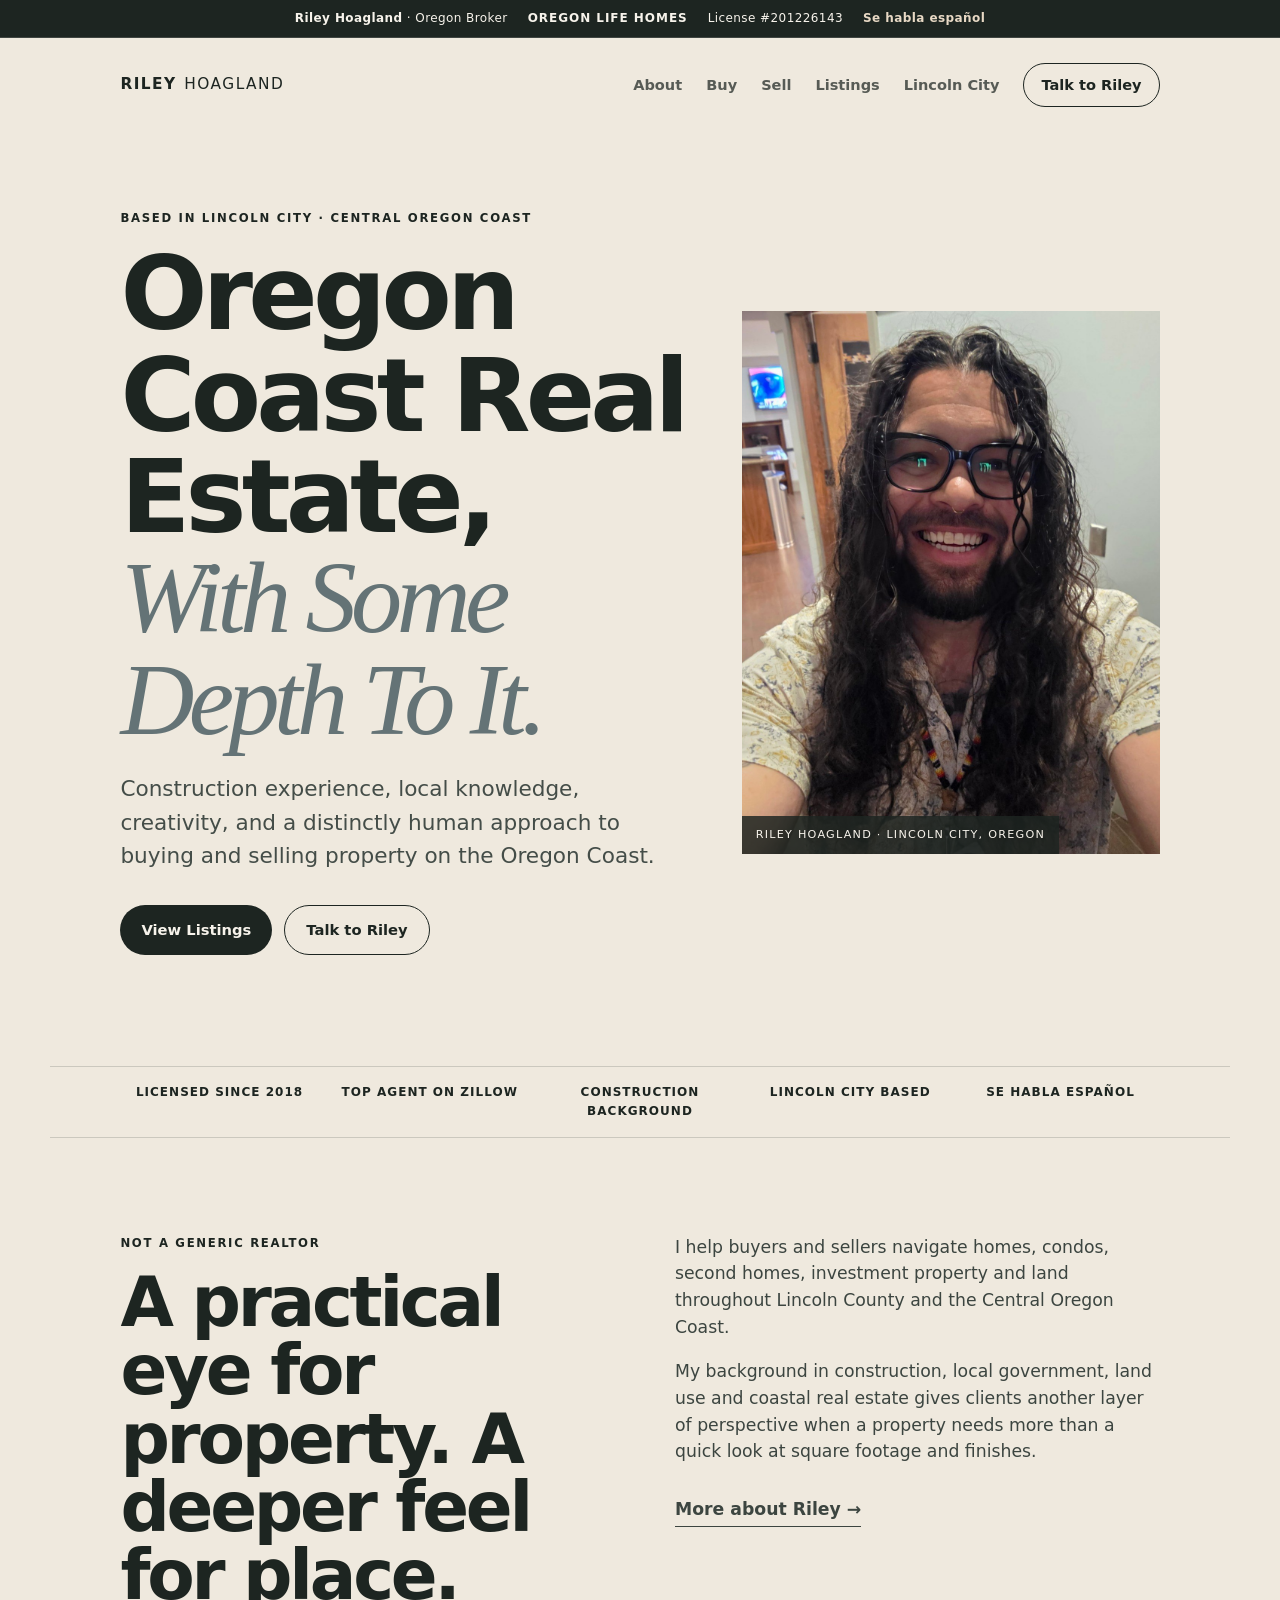
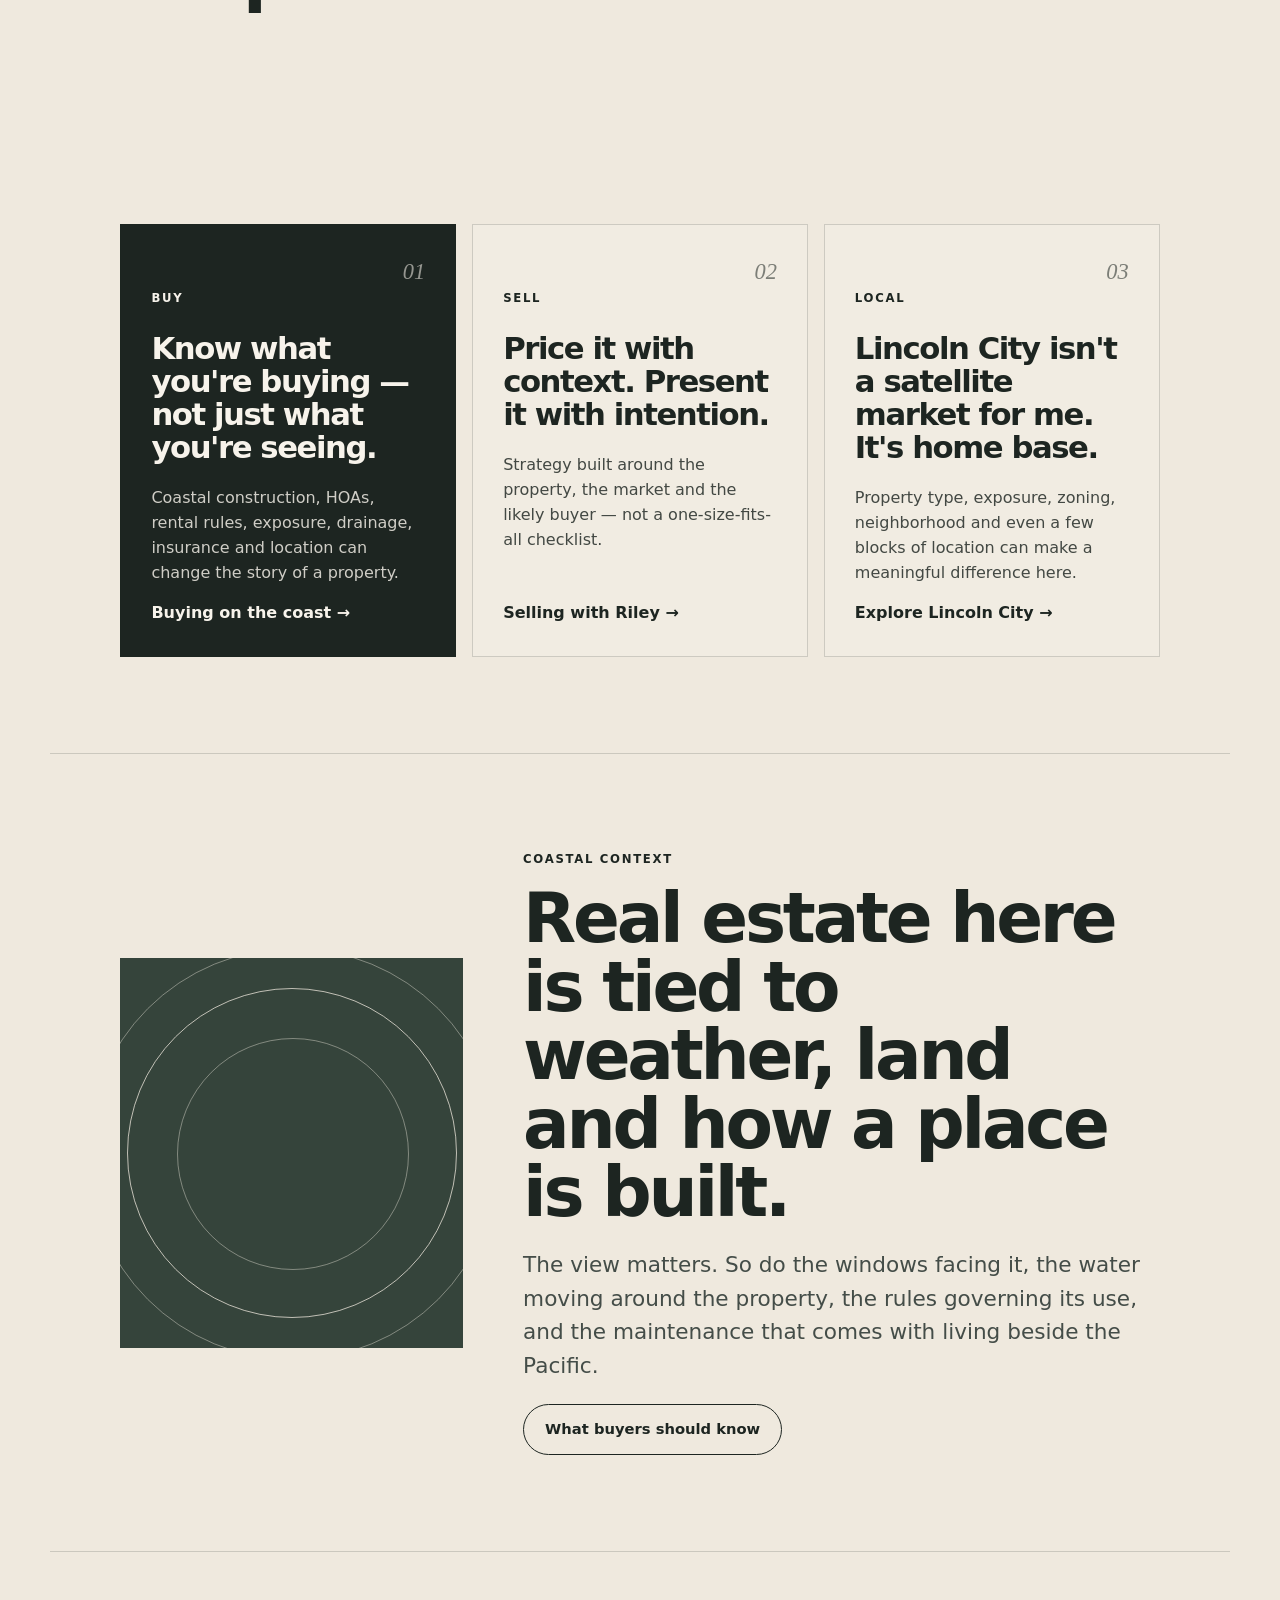
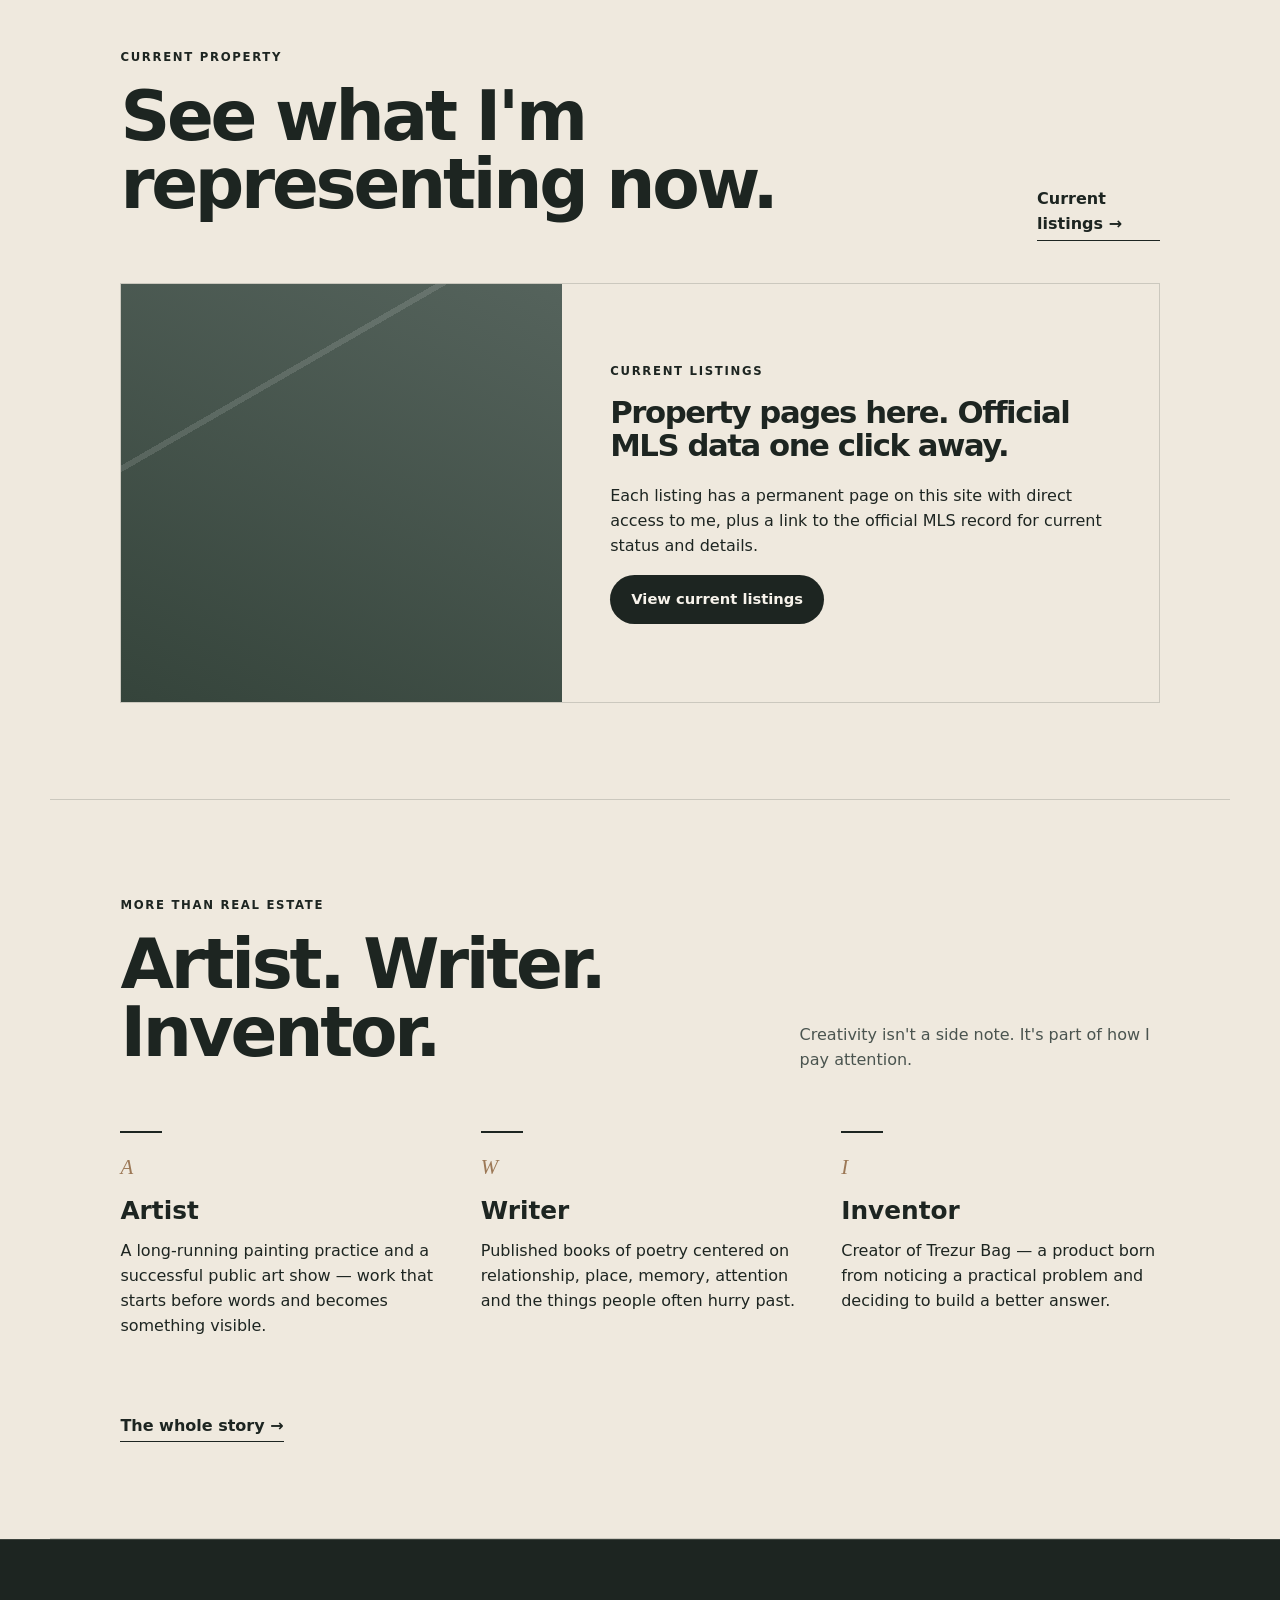
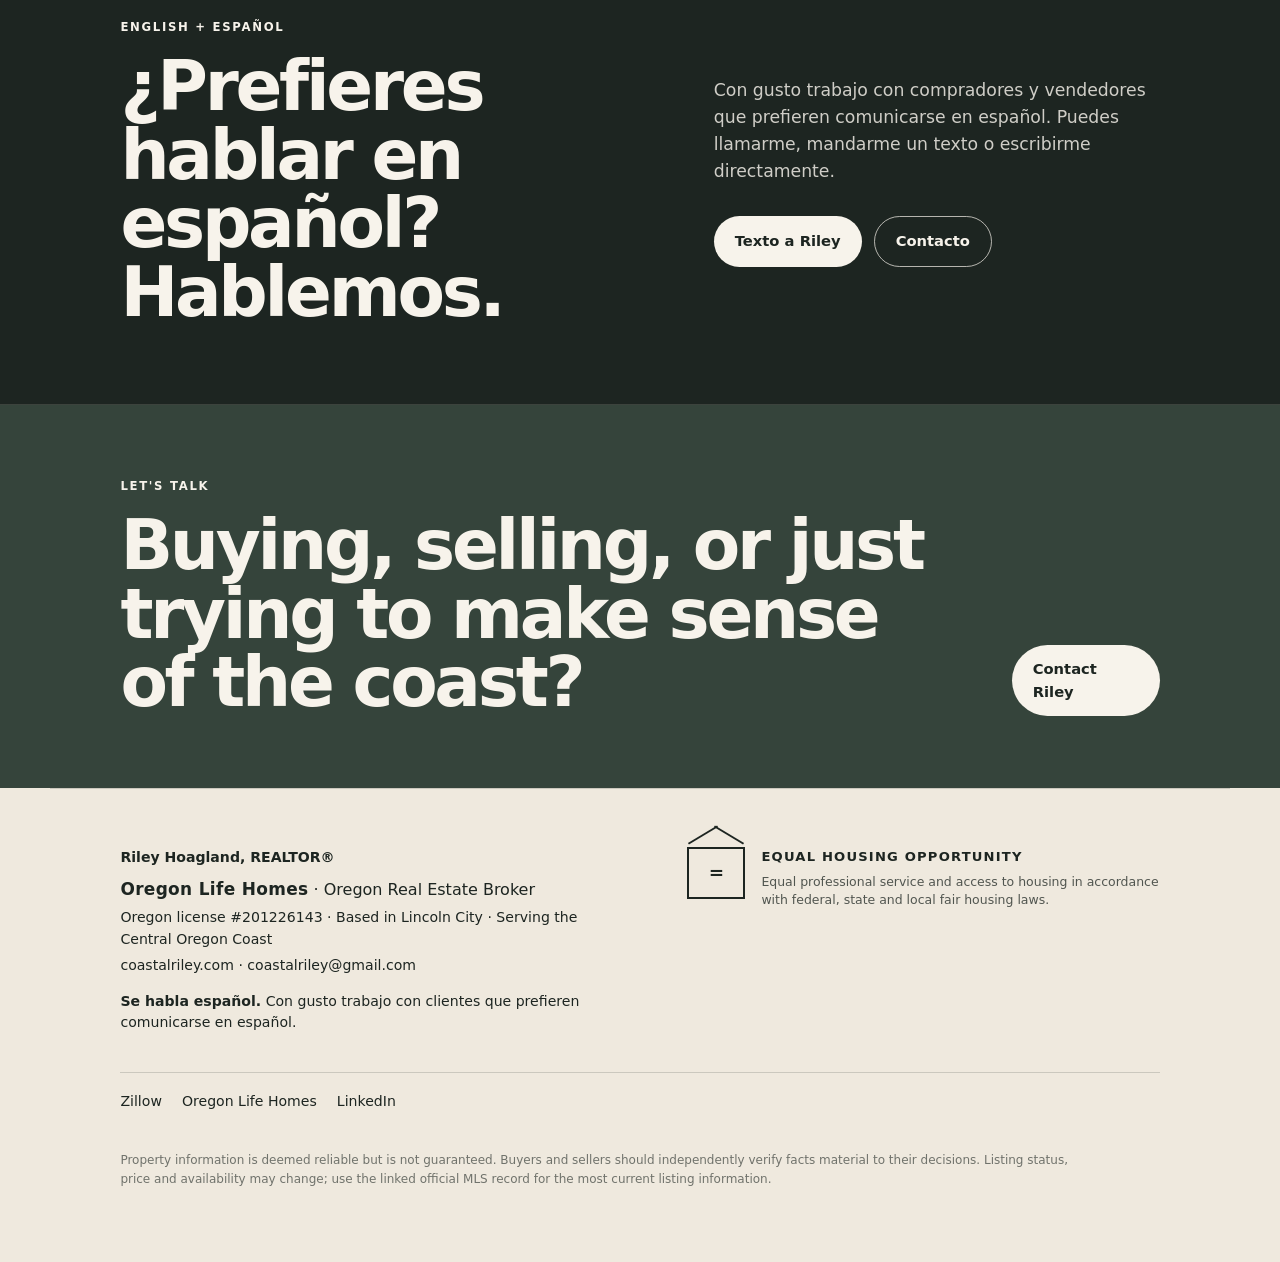
<file: index.html>
<!doctype html>
<html lang="en">
<head>
  <meta charset="utf-8">
  <meta name="viewport" content="width=device-width, initial-scale=1">
  <title>Riley Hoagland | Lincoln City Oregon Coast Real Estate</title>
  <meta name="description" content="Riley Hoagland is a Lincoln City-based Oregon real estate broker with Oregon Life Homes, serving buyers and sellers across the Central Oregon Coast.">
  <link rel="canonical" href="https://coastalriley.com/">
  <meta name="theme-color" content="#1d2521">
  <link rel="stylesheet" href="styles.css">
  
<script type="application/ld+json">
{
  "@context":"https://schema.org",
  "@graph":[
    {
      "@type":"Person",
      "@id":"https://coastalriley.com/#riley",
      "name":"Riley Hoagland",
      "jobTitle":"Oregon Real Estate Broker",
      "url":"https://coastalriley.com/",
      "telephone":"+1-541-418-1787",
      "email":"coastalriley@gmail.com",
      "image":"https://coastalriley.com/riley-hero.jpg",
      "homeLocation":{"@type":"Place","name":"Lincoln City, Oregon"},
      "worksFor":{
        "@type":"Organization",
        "name":"Oregon Life Homes",
        "url":"https://www.theoregonlife.com/"
      },
      "areaServed":[
        {"@type":"City","name":"Lincoln City, Oregon"},
        {"@type":"City","name":"Depoe Bay, Oregon"},
        {"@type":"City","name":"Newport, Oregon"},
        {"@type":"Place","name":"Neskowin, Oregon"},
        {"@type":"Place","name":"Gleneden Beach, Oregon"},
        {"@type":"Place","name":"Central Oregon Coast"}
      ],
      "sameAs":[
        "https://www.zillow.com/profile/RileyHoagland",
        "https://www.theoregonlife.com/about/riley-hoagland/",
        "https://www.linkedin.com/in/rileyhoagland/"
      ]
    },
    {
      "@type":"WebSite",
      "@id":"https://coastalriley.com/#website",
      "url":"https://coastalriley.com/",
      "name":"Riley Hoagland | Oregon Coast Real Estate",
      "publisher":{"@id":"https://coastalriley.com/#riley"}
    }
  ]
}
</script>

</head>
<body><div class="affiliation-bar" aria-label="Real estate license and brokerage">
  <div class="affiliation-inner">
    <span><strong>Riley Hoagland</strong> · Oregon Broker</span>
    <span class="affiliation-broker">Oregon Life Homes</span>
    <span>License #201226143</span>
    <span class="affiliation-spanish">Se habla español</span>
  </div>
</div>
<header class="site-header">
  <a class="brand" href="index.html" aria-label="Riley Hoagland home">
    <span class="brand-first">RILEY</span><span class="brand-last">HOAGLAND</span>
  </a>
  <button class="menu-toggle" aria-label="Toggle navigation" aria-expanded="false">MENU</button>
  <nav class="nav" aria-label="Main navigation">
    <a href="about.html">About</a>
    <a href="buy.html">Buy</a>
    <a href="sell.html">Sell</a>
    <a href="listings.html">Listings</a>
    <a href="lincoln-city.html">Lincoln City</a>
    <a class="nav-cta" href="contact.html">Talk to Riley</a>
  </nav>
</header>
<main>
<section class="hero">
  <div class="hero-copy">
    <p class="eyebrow">BASED IN LINCOLN CITY · CENTRAL OREGON COAST</p>
    <h1>Oregon Coast Real Estate, <em>With Some Depth To It.</em></h1>
    <p class="lede">Construction experience, local knowledge, creativity, and a distinctly human approach to buying and selling property on the Oregon Coast.</p>
    <div class="actions">
      <a class="button primary" href="listings.html">View Listings</a>
      <a class="button ghost" href="contact.html">Talk to Riley</a>
    </div>
  </div>
  <figure class="portrait-frame hero-portrait">
    <img src="riley-hero.jpg" alt="Riley Hoagland, Lincoln City Oregon real estate broker">
    <figcaption>Riley Hoagland · Lincoln City, Oregon</figcaption>
  </figure>
</section>

<section class="proof-strip proof-strip-five" aria-label="Riley Hoagland highlights">
  <span>Licensed since 2018</span>
  <span>Top Agent on Zillow</span>
  <span>Construction background</span>
  <span>Lincoln City based</span>
  <span>Se habla español</span>
</section>

<section class="section split intro">
  <div>
    <p class="eyebrow">NOT A GENERIC REALTOR</p>
    <h2>A practical eye for property. A deeper feel for place.</h2>
  </div>
  <div class="body-copy">
    <p>I help buyers and sellers navigate homes, condos, second homes, investment property and land throughout Lincoln County and the Central Oregon Coast.</p>
    <p>My background in construction, local government, land use and coastal real estate gives clients another layer of perspective when a property needs more than a quick look at square footage and finishes.</p>
    <a class="text-link" href="about.html">More about Riley →</a>
  </div>
</section>

<section class="services section">
  <article class="service service-dark">
    <span class="service-number">01</span>
    <p class="eyebrow">BUY</p>
    <h3>Know what you're buying — not just what you're seeing.</h3>
    <p>Coastal construction, HOAs, rental rules, exposure, drainage, insurance and location can change the story of a property.</p>
    <a href="buy.html">Buying on the coast →</a>
  </article>
  <article class="service">
    <span class="service-number">02</span>
    <p class="eyebrow">SELL</p>
    <h3>Price it with context. Present it with intention.</h3>
    <p>Strategy built around the property, the market and the likely buyer — not a one-size-fits-all checklist.</p>
    <a href="sell.html">Selling with Riley →</a>
  </article>
  <article class="service">
    <span class="service-number">03</span>
    <p class="eyebrow">LOCAL</p>
    <h3>Lincoln City isn't a satellite market for me. It's home base.</h3>
    <p>Property type, exposure, zoning, neighborhood and even a few blocks of location can make a meaningful difference here.</p>
    <a href="lincoln-city.html">Explore Lincoln City →</a>
  </article>
</section>

<section class="section local-band">
  <div class="local-mark" aria-hidden="true">
    <div class="rings"></div>
  </div>
  <div>
    <p class="eyebrow">COASTAL CONTEXT</p>
    <h2>Real estate here is tied to weather, land and how a place is built.</h2>
    <p class="lede">The view matters. So do the windows facing it, the water moving around the property, the rules governing its use, and the maintenance that comes with living beside the Pacific.</p>
    <a class="button ghost" href="buy.html">What buyers should know</a>
  </div>
</section>

<section class="section listings-preview">
  <div class="section-heading">
    <div>
      <p class="eyebrow">CURRENT PROPERTY</p>
      <h2>See what I'm representing now.</h2>
    </div>
    <a class="text-link" href="listings.html">Current listings →</a>
  </div>
  <div class="listing-placeholder">
    <div class="listing-shape"></div>
    <div>
      <p class="eyebrow">CURRENT LISTINGS</p>
      <h3>Property pages here. Official MLS data one click away.</h3>
      <p>Each listing has a permanent page on this site with direct access to me, plus a link to the official MLS record for current status and details.</p>
      <a class="button primary" href="listings.html">View current listings</a>
    </div>
  </div>
</section>

<section class="section more-than" id="more-than-real-estate">
  <div class="section-heading">
    <div>
      <p class="eyebrow">MORE THAN REAL ESTATE</p>
      <h2>Artist. Writer. Inventor.</h2>
    </div>
    <p class="section-note">Creativity isn't a side note. It's part of how I pay attention.</p>
  </div>
  <div class="mini-grid">
    <article>
      <span class="mini-icon">A</span>
      <strong>Artist</strong>
      <p>A long-running painting practice and a successful public art show — work that starts before words and becomes something visible.</p>
    </article>
    <article>
      <span class="mini-icon">W</span>
      <strong>Writer</strong>
      <p>Published books of poetry centered on relationship, place, memory, attention and the things people often hurry past.</p>
    </article>
    <article>
      <span class="mini-icon">I</span>
      <strong>Inventor</strong>
      <p>Creator of Trezur Bag — a product born from noticing a practical problem and deciding to build a better answer.</p>
    </article>
  </div>
  <a class="text-link" href="about.html#more-than-real-estate">The whole story →</a>
</section>


<section class="language-band">
  <div>
    <p class="eyebrow">ENGLISH + ESPAÑOL</p>
    <h2>¿Prefieres hablar en español? Hablemos.</h2>
  </div>
  <div>
    <p>Con gusto trabajo con compradores y vendedores que prefieren comunicarse en español. Puedes llamarme, mandarme un texto o escribirme directamente.</p>
    <div class="actions">
      <a class="button light" href="sms:+15414181787">Texto a Riley</a>
      <a class="button language-ghost" href="contact.html">Contacto</a>
    </div>
  </div>
</section>

<section class="contact-band">
  <div>
    <p class="eyebrow">LET'S TALK</p>
    <h2>Buying, selling, or just trying to make sense of the coast?</h2>
  </div>
  <a class="button light" href="contact.html">Contact Riley</a>
</section>
</main>
<footer class="footer">
  <div class="footer-id">
    <strong>Riley Hoagland, REALTOR®</strong>
    <p class="footer-brokerage"><strong>Oregon Life Homes</strong> · Oregon Real Estate Broker</p>
    <p>Oregon license #201226143 · Based in Lincoln City · Serving the Central Oregon Coast</p>
    <p><a href="https://coastalriley.com">coastalriley.com</a> · <a href="mailto:coastalriley@gmail.com">coastalriley@gmail.com</a></p>
    <p class="footer-spanish"><strong>Se habla español.</strong> Con gusto trabajo con clientes que prefieren comunicarse en español.</p>
  </div>

  <div class="footer-equal-housing" aria-label="Equal Housing Opportunity">
    <div class="eho-mark" aria-hidden="true"><span>=</span></div>
    <div>
      <strong>Equal Housing Opportunity</strong>
      <p>Equal professional service and access to housing in accordance with federal, state and local fair housing laws.</p>
    </div>
  </div>

  <div class="footer-links">
    <a href="https://www.zillow.com/profile/RileyHoagland" rel="me">Zillow</a>
    <a href="https://www.theoregonlife.com/about/riley-hoagland/" rel="me">Oregon Life Homes</a>
    <a href="https://www.linkedin.com/in/rileyhoagland/" rel="me">LinkedIn</a>
  </div>

  <p class="fineprint">Property information is deemed reliable but is not guaranteed. Buyers and sellers should independently verify facts material to their decisions. Listing status, price and availability may change; use the linked official MLS record for the most current listing information.</p>
</footer><script src="site.js"></script></body></html>
</file>
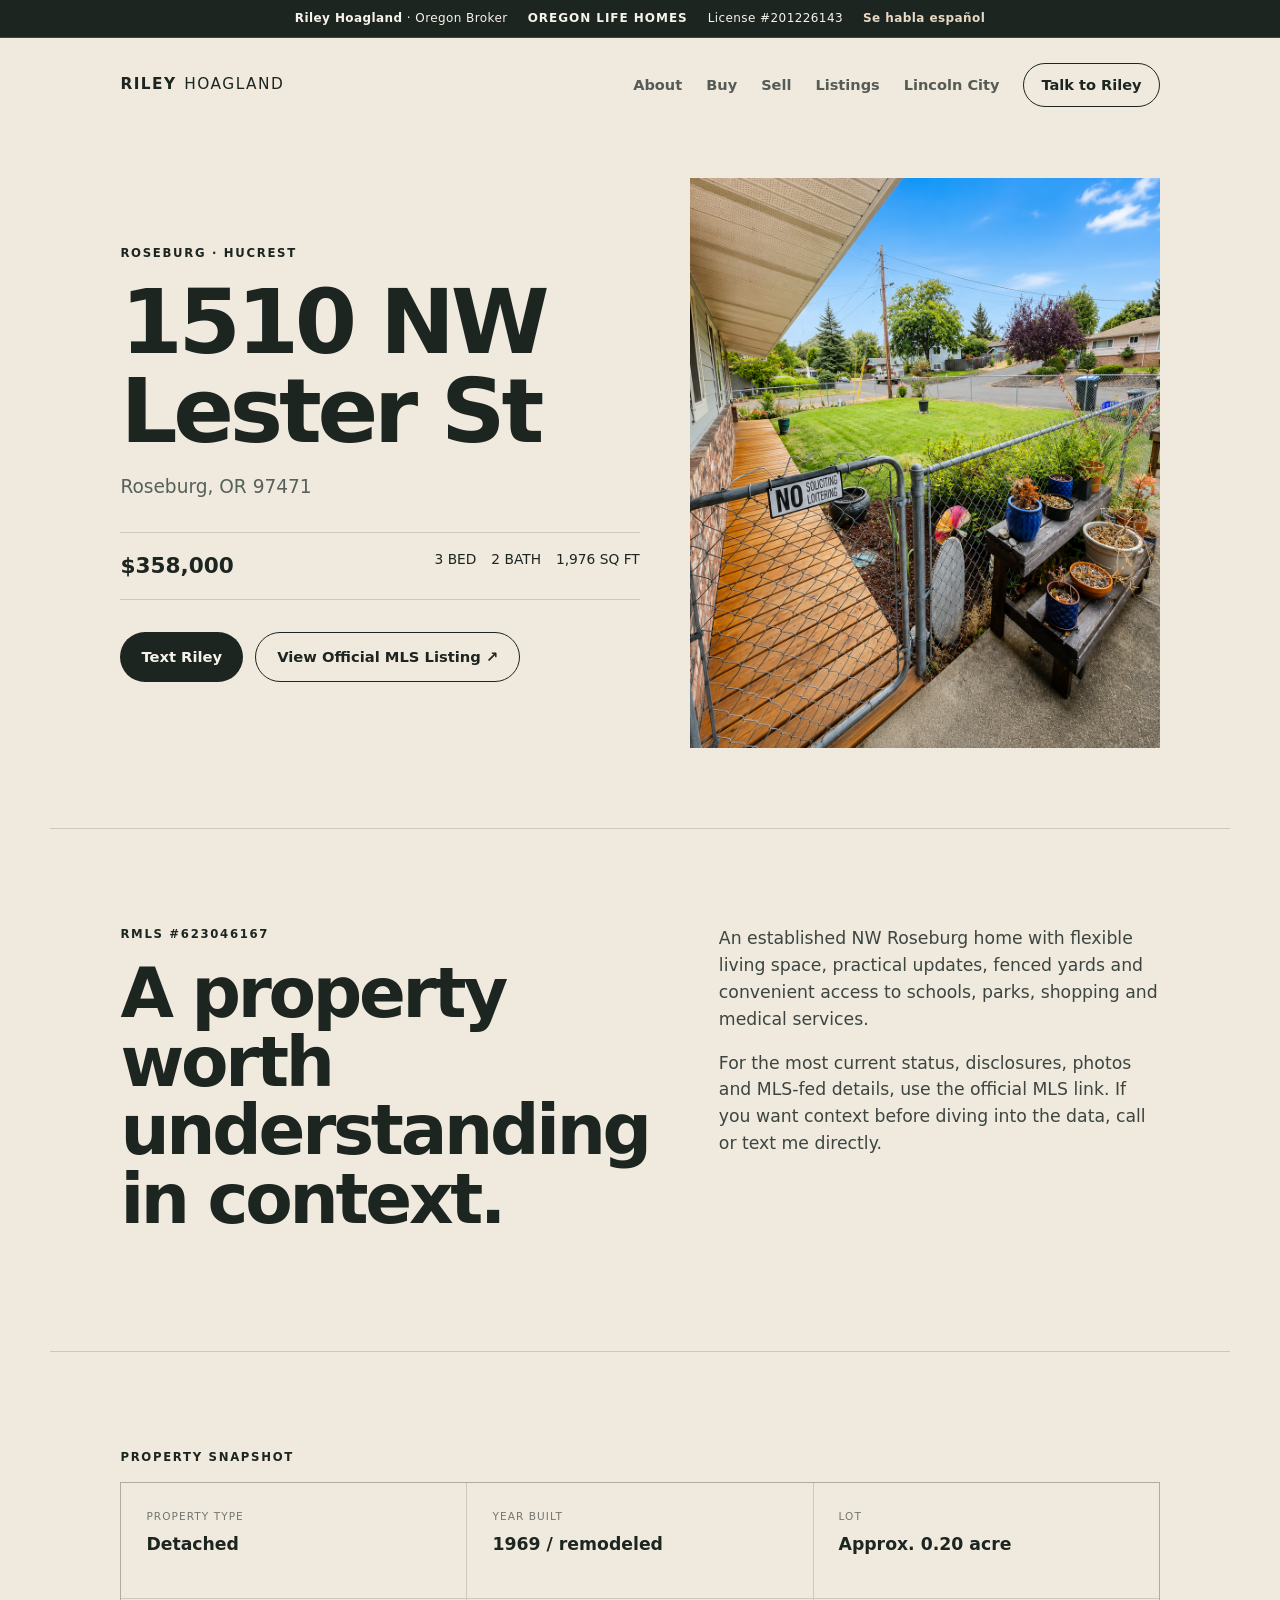
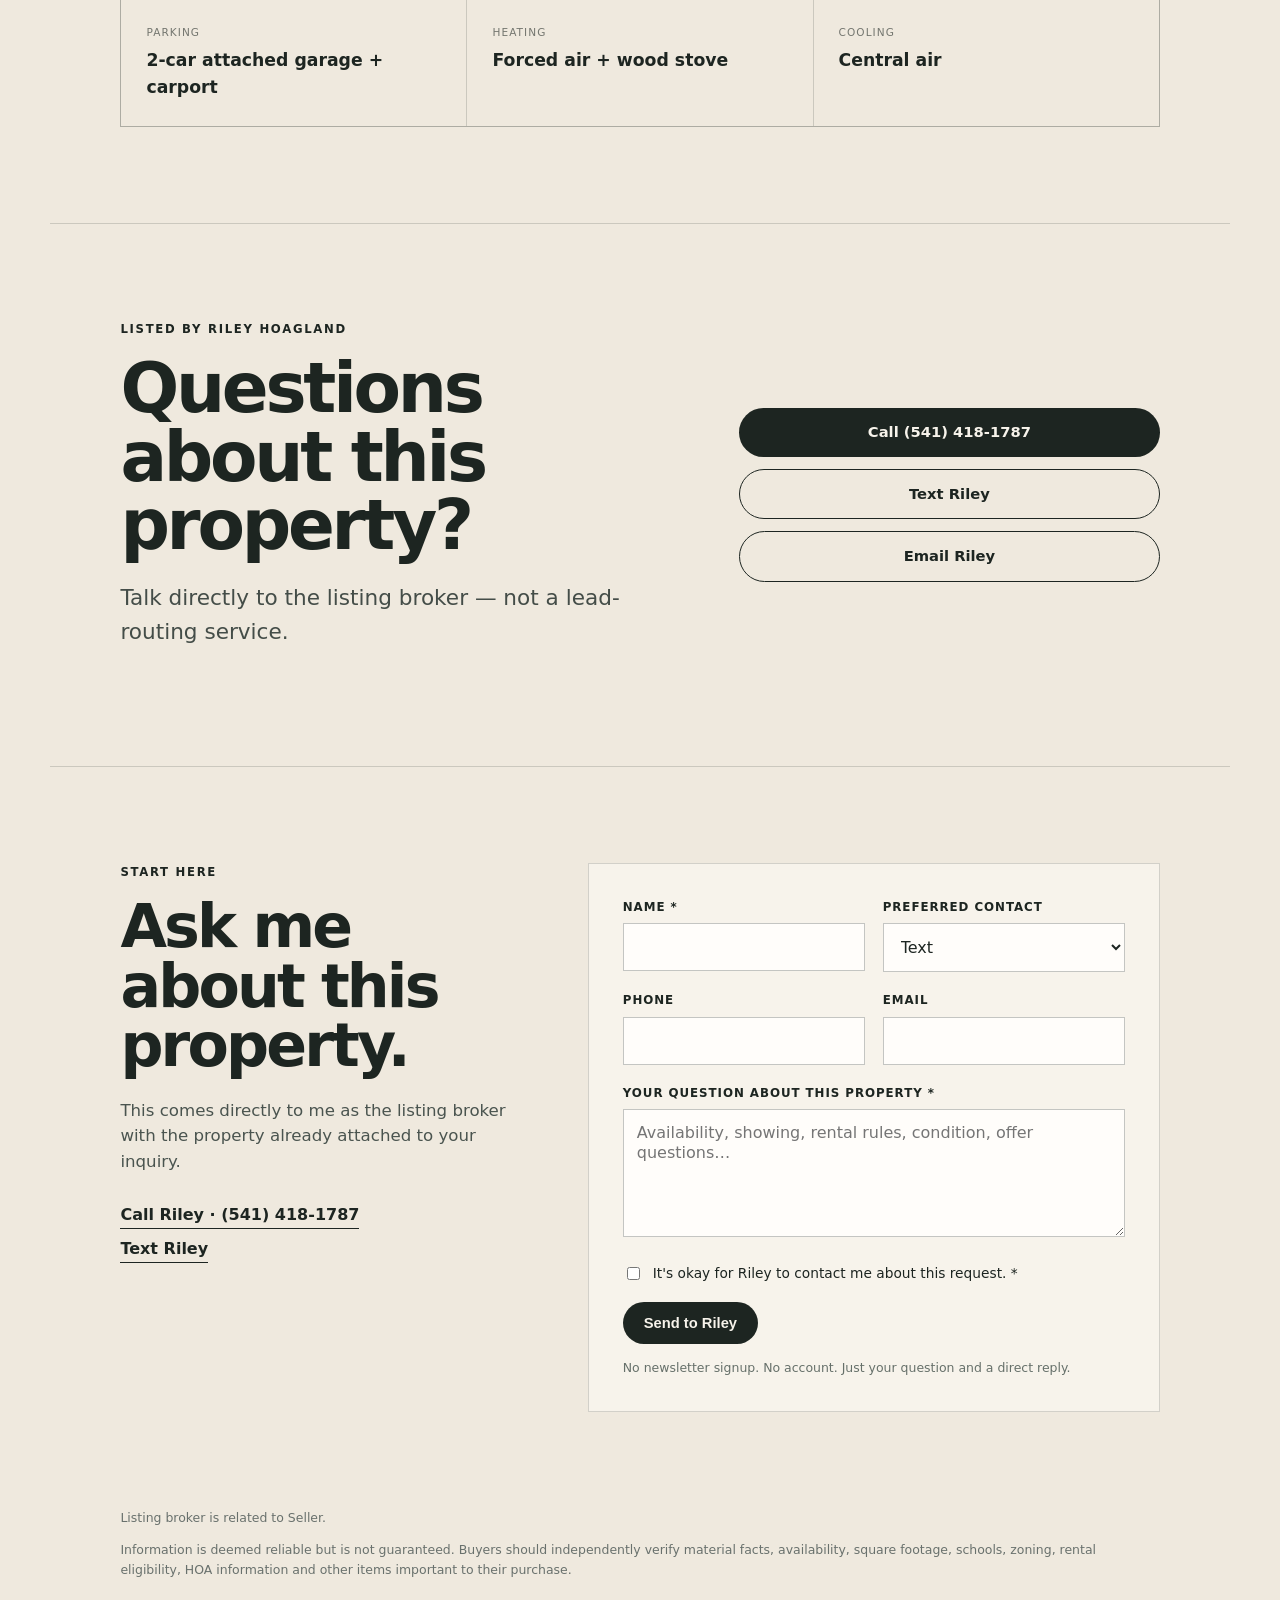
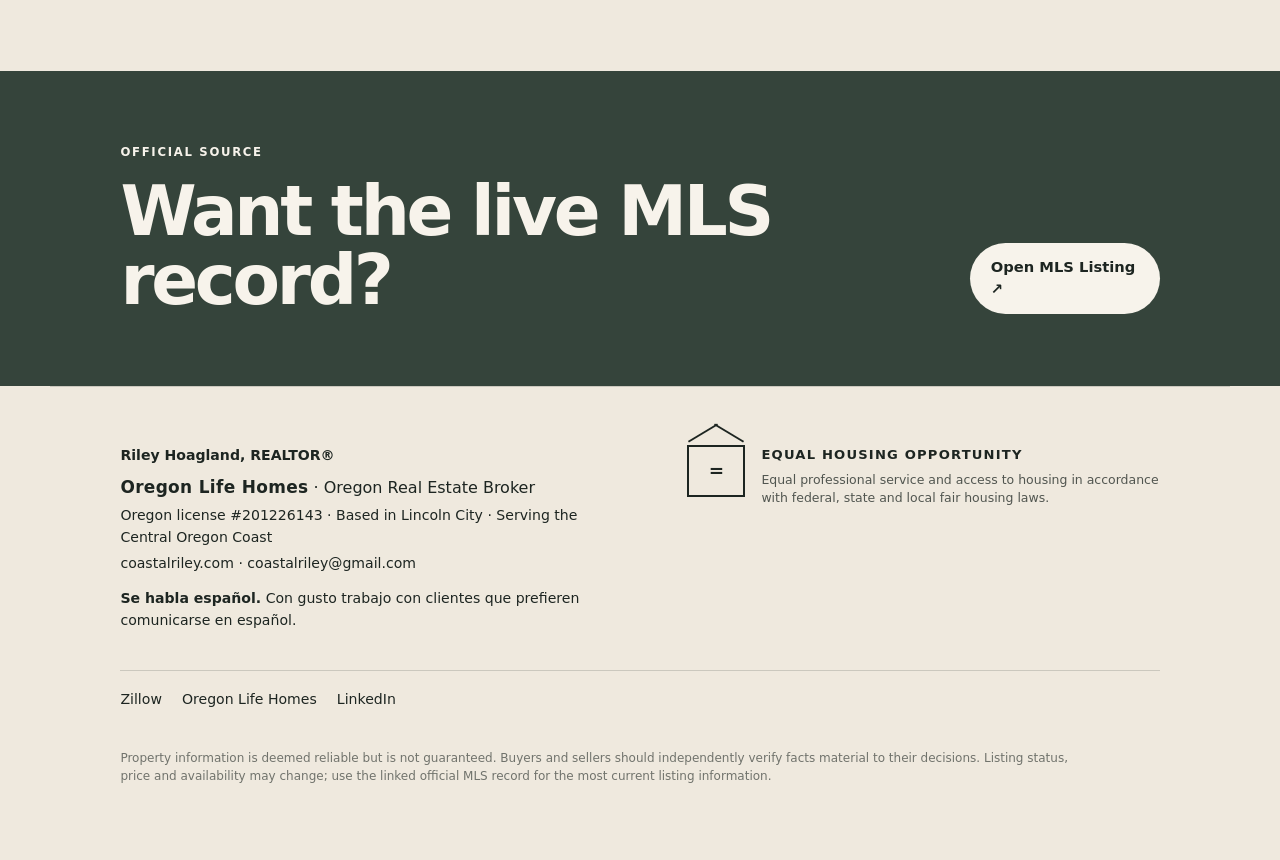
<file: 1510-nw-lester-st-roseburg.html>
<!doctype html>
<html lang="en">
<head>
  <meta charset="utf-8">
  <meta name="viewport" content="width=device-width, initial-scale=1">
  <title>1510 NW Lester St | Riley Hoagland</title>
  <meta name="description" content="1510 NW Lester St, Roseburg, OR 97471 — $358,000 — 3 bed, 2 bath. Listed by Riley Hoagland, Oregon Life Homes.">
  <link rel="canonical" href="https://coastalriley.com/1510-nw-lester-st-roseburg.html">
  <meta name="theme-color" content="#1d2521">
  <link rel="stylesheet" href="styles.css">
  
<script type="application/ld+json">
{
  "@context":"https://schema.org",
  "@type":"RealEstateListing",
  "name":"1510 NW Lester St, Roseburg, OR 97471",
  "url":"https://coastalriley.com/1510-nw-lester-st-roseburg.html",
  "datePosted":"2026",
  "offers":{
    "@type":"Offer",
    "price":"358000",
    "priceCurrency":"USD",
    "availability":"https://schema.org/InStock"
  },
  "address":{
    "@type":"PostalAddress",
    "streetAddress":"1510 NW Lester St",
    "addressLocality":"Roseburg",
    "addressRegion":"OR"
  },
  "broker":{
    "@type":"Person",
    "name":"Riley Hoagland",
    "telephone":"+1-541-418-1787",
    "url":"https://coastalriley.com/"
  }
}
</script>
</head>
<body><div class="affiliation-bar" aria-label="Real estate license and brokerage">
  <div class="affiliation-inner">
    <span><strong>Riley Hoagland</strong> · Oregon Broker</span>
    <span class="affiliation-broker">Oregon Life Homes</span>
    <span>License #201226143</span>
    <span class="affiliation-spanish">Se habla español</span>
  </div>
</div>
<header class="site-header">
  <a class="brand" href="index.html" aria-label="Riley Hoagland home">
    <span class="brand-first">RILEY</span><span class="brand-last">HOAGLAND</span>
  </a>
  <button class="menu-toggle" aria-label="Toggle navigation" aria-expanded="false">MENU</button>
  <nav class="nav" aria-label="Main navigation">
    <a href="about.html">About</a>
    <a href="buy.html">Buy</a>
    <a href="sell.html">Sell</a>
    <a href="listings.html">Listings</a>
    <a href="lincoln-city.html">Lincoln City</a>
    <a class="nav-cta" href="contact.html">Talk to Riley</a>
  </nav>
</header>
<main>
<section class="listing-hero">
  <div class="listing-hero-copy">
    <p class="eyebrow">ROSEBURG · HUCREST</p>
    <h1>1510 NW Lester St</h1>
    <p class="listing-city">Roseburg, OR 97471</p>
    <div class="listing-stats listing-stats-large">
      <strong>$358,000</strong>
      <span>3 BED</span>
      <span>2 BATH</span>
      <span>1,976 SQ FT</span>
    </div>
    <div class="actions">
      <a class="button primary" href="sms:+15414181787">Text Riley</a>
      <a class="button ghost" href="https://www.rmlsweb.com/v2/public/pr.asp?type=DR&CRPT2=JigzCJQUCWHhcUFJdQVJMKVdcVjIcHFUiKi8lJzB5UXQEFDwkGV1APdh8MBR4ShMfFNY7DrIcQoTzGsw1wxGwzDzDdgh" target="_blank" rel="noopener">View Official MLS Listing ↗</a>
    </div>
  </div>
  <figure class="property-photo-hero">
    <img src="listing-lester.png" alt="1510 NW Lester St in Roseburg, Oregon">
  </figure>
</section>

<section class="section split listing-intro">
  <div>
    <p class="eyebrow">RMLS #623046167</p>
    <h2>A property worth understanding in context.</h2>
  </div>
  <div class="body-copy">
    <p>An established NW Roseburg home with flexible living space, practical updates, fenced yards and convenient access to schools, parks, shopping and medical services.</p>
    <p>For the most current status, disclosures, photos and MLS-fed details, use the official MLS link. If you want context before diving into the data, call or text me directly.</p>
  </div>
</section>

<section class="section property-facts">
  <p class="eyebrow">PROPERTY SNAPSHOT</p>
  <div class="fact-grid">
    <div><small>Property type</small><strong>Detached</strong></div>
<div><small>Year built</small><strong>1969 / remodeled</strong></div>
<div><small>Lot</small><strong>Approx. 0.20 acre</strong></div>
<div><small>Parking</small><strong>2-car attached garage + carport</strong></div>
<div><small>Heating</small><strong>Forced air + wood stove</strong></div>
<div><small>Cooling</small><strong>Central air</strong></div>
  </div>
</section>

<section class="section direct-agent">
  <div>
    <p class="eyebrow">LISTED BY RILEY HOAGLAND</p>
    <h2>Questions about this property?</h2>
    <p class="lede">Talk directly to the listing broker — not a lead-routing service.</p>
  </div>
  <div class="direct-agent-actions">
    <a class="button primary" href="tel:+15414181787">Call (541) 418-1787</a>
    <a class="button ghost" href="sms:+15414181787">Text Riley</a>
    <a class="button ghost" href="mailto:coastalriley@gmail.com?subject=1510 NW Lester St">Email Riley</a>
  </div>
</section>


<section class="section capture-section" id="property-inquiry">
  <div class="capture-intro">
    <p class="eyebrow">START HERE</p>
    <h2>Ask me about this property.</h2>
    <p>This comes directly to me as the listing broker with the property already attached to your inquiry.</p>
    <div class="capture-direct">
      <a href="tel:+15414181787">Call Riley · (541) 418-1787</a>
      <a href="sms:+15414181787">Text Riley</a>
    </div>
  </div>
  <form class="capture-form" method="POST" action="/api/lead">
    <input type="hidden" name="lead_type" value="property">
    <input type="hidden" name="source_page" value="">
    <input type="hidden" name="property" value="1510 NW Lester St, Roseburg">
    <div class="hp-field" aria-hidden="true">
      <label>Website <input type="text" name="website" tabindex="-1" autocomplete="off"></label>
    </div>

    <div class="field-grid two">
      <label>
        <span>Name *</span>
        <input type="text" name="full_name" autocomplete="name" required>
      </label>
      <label>
        <span>Preferred contact</span>
        <select name="preferred_contact">
          <option value="text">Text</option>
          <option value="call">Call</option>
          <option value="email">Email</option>
          <option value="any">Whatever works</option>
        </select>
      </label>
    </div>

    <div class="field-grid two">
      <label>
        <span>Phone</span>
        <input type="tel" name="phone" autocomplete="tel">
      </label>
      <label>
        <span>Email</span>
        <input type="email" name="email" autocomplete="email">
      </label>
    </div>

    
<label>
  <span>Your question about this property *</span>
  <textarea name="message" rows="5" required placeholder="Availability, showing, rental rules, condition, offer questions…"></textarea>
</label>


    <label class="consent-line">
      <input type="checkbox" name="contact_consent" value="yes" required>
      <span>It's okay for Riley to contact me about this request. *</span>
    </label>

    <button class="button primary submit-button" type="submit">Send to Riley</button>
    <p class="form-note">No newsletter signup. No account. Just your question and a direct reply.</p>
  </form>
</section>

<section class="listing-disclaimer">
  <p>Listing broker is related to Seller.</p>
  <p>Information is deemed reliable but is not guaranteed. Buyers should independently verify material facts, availability, square footage, schools, zoning, rental eligibility, HOA information and other items important to their purchase.</p>
</section>

<section class="contact-band">
  <div><p class="eyebrow">OFFICIAL SOURCE</p><h2>Want the live MLS record?</h2></div>
  <a class="button light" href="https://www.rmlsweb.com/v2/public/pr.asp?type=DR&CRPT2=JigzCJQUCWHhcUFJdQVJMKVdcVjIcHFUiKi8lJzB5UXQEFDwkGV1APdh8MBR4ShMfFNY7DrIcQoTzGsw1wxGwzDzDdgh" target="_blank" rel="noopener">Open MLS Listing ↗</a>
</section>
</main>
<footer class="footer">
  <div class="footer-id">
    <strong>Riley Hoagland, REALTOR®</strong>
    <p class="footer-brokerage"><strong>Oregon Life Homes</strong> · Oregon Real Estate Broker</p>
    <p>Oregon license #201226143 · Based in Lincoln City · Serving the Central Oregon Coast</p>
    <p><a href="https://coastalriley.com">coastalriley.com</a> · <a href="mailto:coastalriley@gmail.com">coastalriley@gmail.com</a></p>
    <p class="footer-spanish"><strong>Se habla español.</strong> Con gusto trabajo con clientes que prefieren comunicarse en español.</p>
  </div>

  <div class="footer-equal-housing" aria-label="Equal Housing Opportunity">
    <div class="eho-mark" aria-hidden="true"><span>=</span></div>
    <div>
      <strong>Equal Housing Opportunity</strong>
      <p>Equal professional service and access to housing in accordance with federal, state and local fair housing laws.</p>
    </div>
  </div>

  <div class="footer-links">
    <a href="https://www.zillow.com/profile/RileyHoagland" rel="me">Zillow</a>
    <a href="https://www.theoregonlife.com/about/riley-hoagland/" rel="me">Oregon Life Homes</a>
    <a href="https://www.linkedin.com/in/rileyhoagland/" rel="me">LinkedIn</a>
  </div>

  <p class="fineprint">Property information is deemed reliable but is not guaranteed. Buyers and sellers should independently verify facts material to their decisions. Listing status, price and availability may change; use the linked official MLS record for the most current listing information.</p>
</footer><script src="site.js"></script></body></html>
</file>
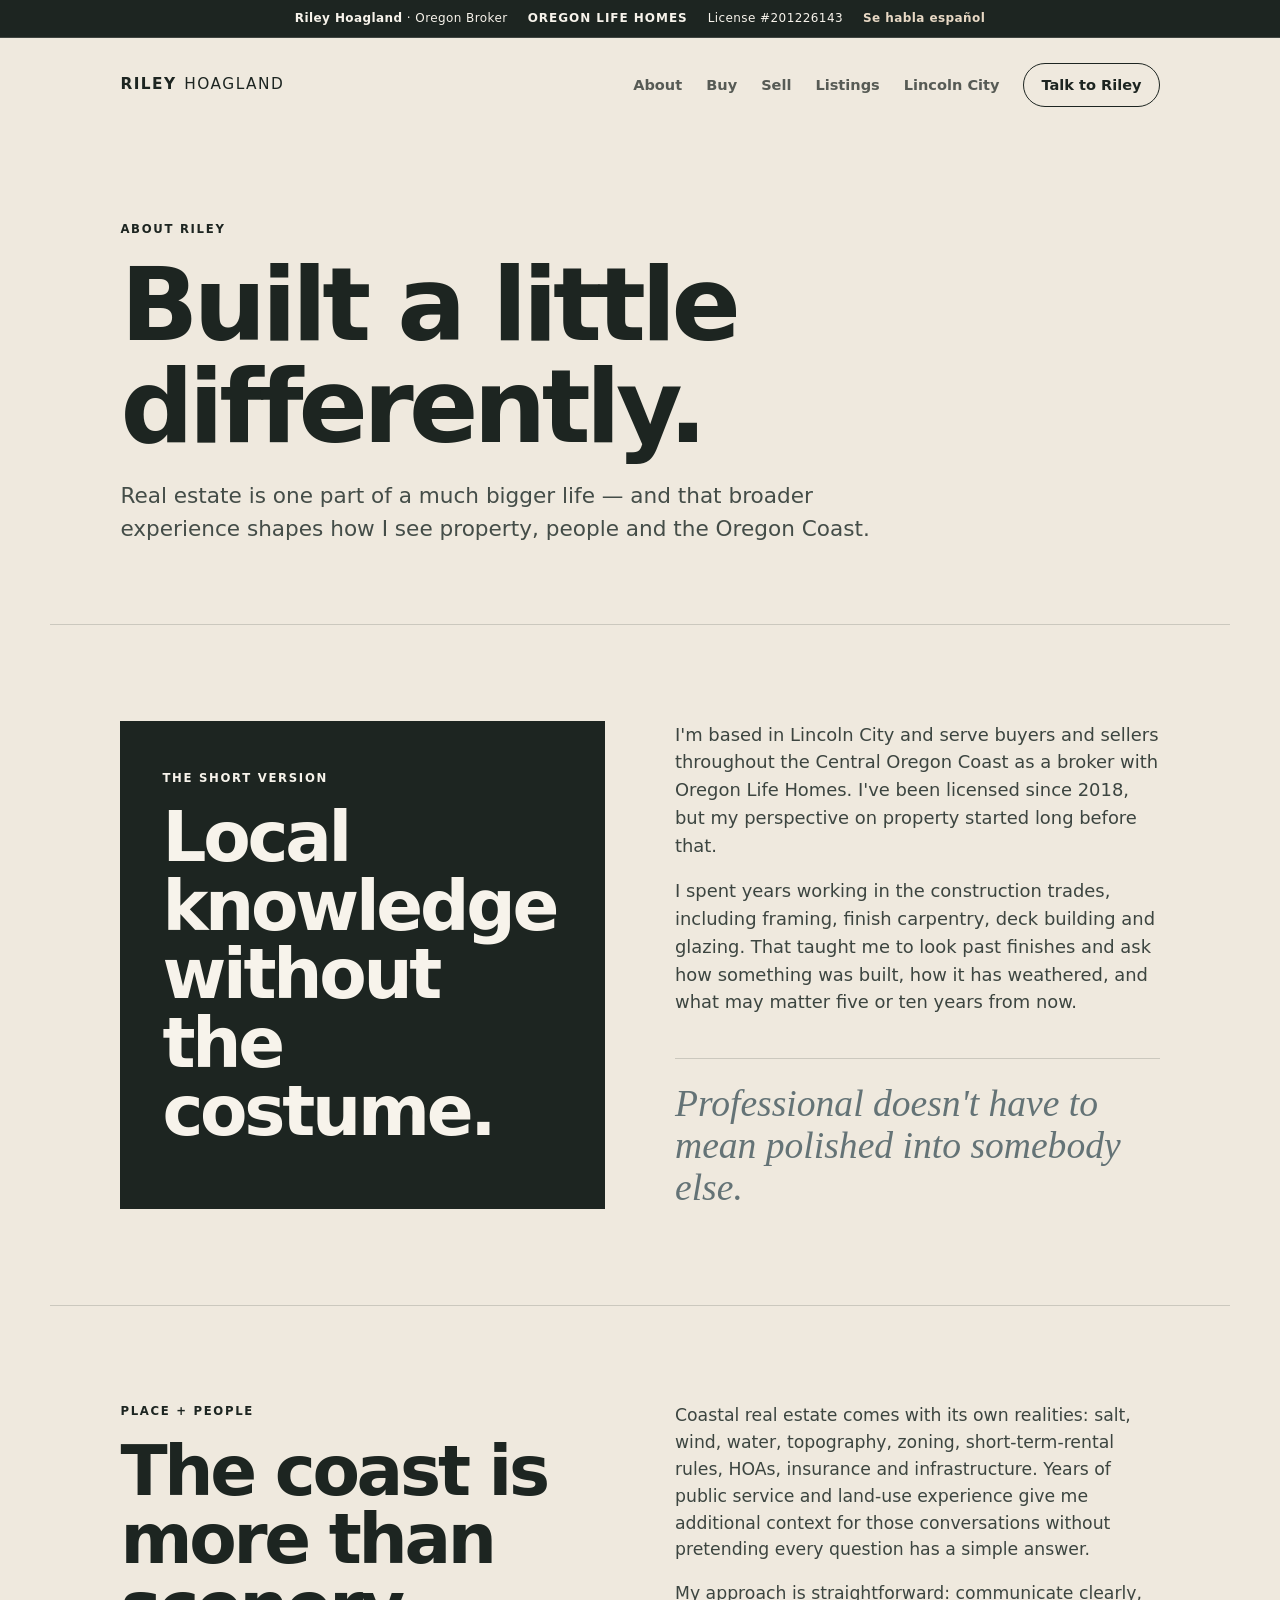
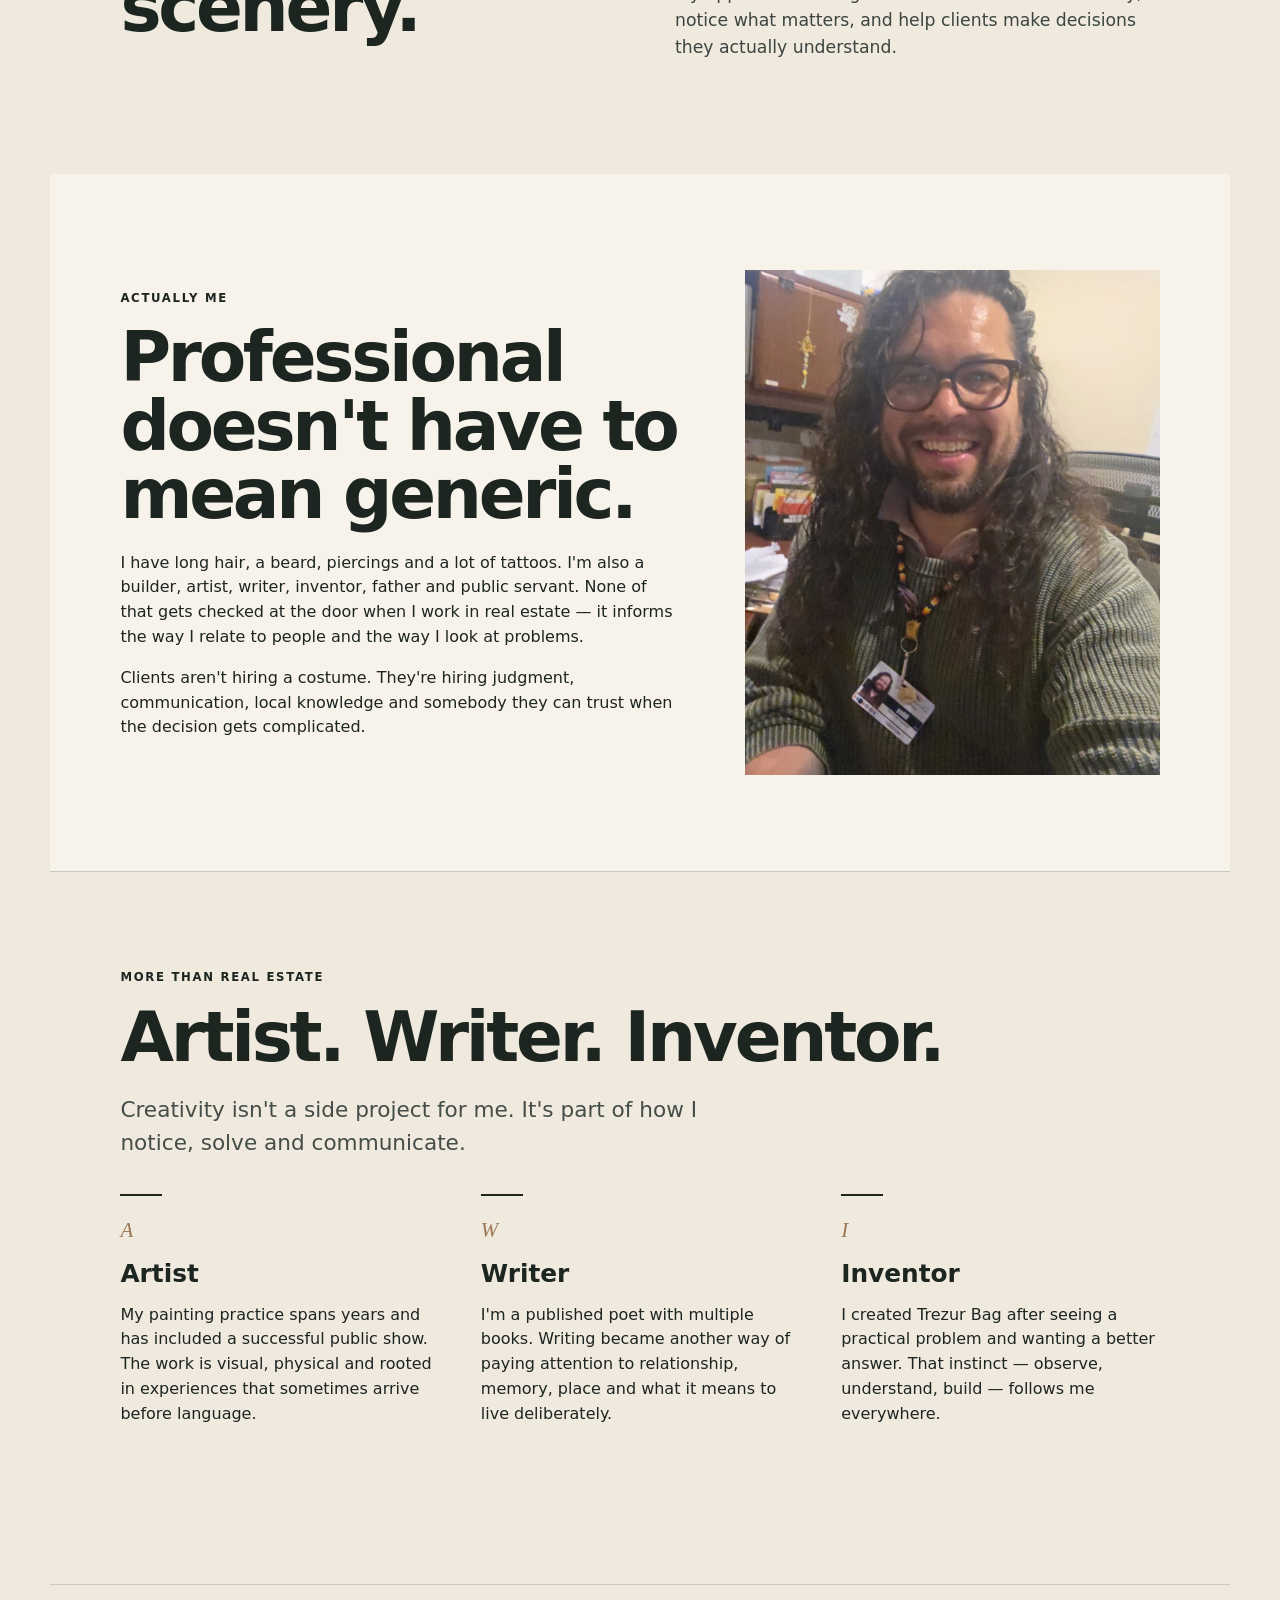
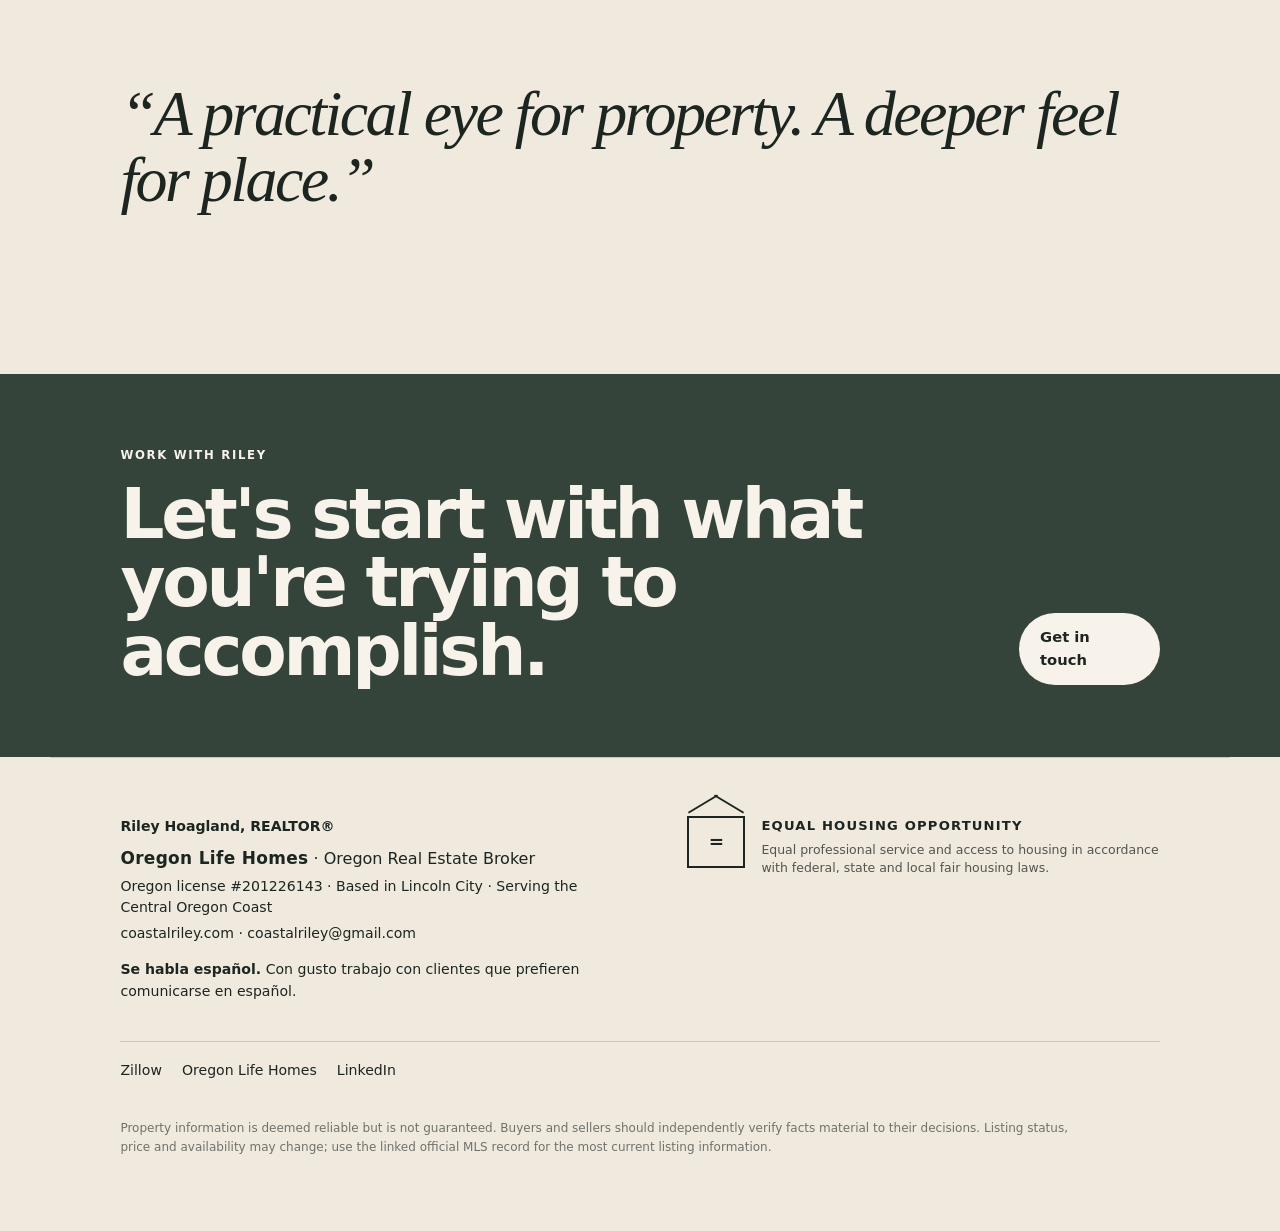
<file: about.html>
<!doctype html>
<html lang="en">
<head>
  <meta charset="utf-8">
  <meta name="viewport" content="width=device-width, initial-scale=1">
  <title>About Riley Hoagland | Lincoln City Oregon Real Estate Broker</title>
  <meta name="description" content="Meet Riley Hoagland, a Lincoln City-based Oregon real estate broker with a background in construction, public service, art, poetry and invention.">
  <link rel="canonical" href="https://coastalriley.com/about.html">
  <meta name="theme-color" content="#1d2521">
  <link rel="stylesheet" href="styles.css">
  
</head>
<body><div class="affiliation-bar" aria-label="Real estate license and brokerage">
  <div class="affiliation-inner">
    <span><strong>Riley Hoagland</strong> · Oregon Broker</span>
    <span class="affiliation-broker">Oregon Life Homes</span>
    <span>License #201226143</span>
    <span class="affiliation-spanish">Se habla español</span>
  </div>
</div>
<header class="site-header">
  <a class="brand" href="index.html" aria-label="Riley Hoagland home">
    <span class="brand-first">RILEY</span><span class="brand-last">HOAGLAND</span>
  </a>
  <button class="menu-toggle" aria-label="Toggle navigation" aria-expanded="false">MENU</button>
  <nav class="nav" aria-label="Main navigation">
    <a href="about.html">About</a>
    <a href="buy.html">Buy</a>
    <a href="sell.html">Sell</a>
    <a href="listings.html">Listings</a>
    <a href="lincoln-city.html">Lincoln City</a>
    <a class="nav-cta" href="contact.html">Talk to Riley</a>
  </nav>
</header>
<main>
<section class="page-hero page-hero-about">
  <p class="eyebrow">ABOUT RILEY</p>
  <h1>Built a little differently.</h1>
  <p class="lede">Real estate is one part of a much bigger life — and that broader experience shapes how I see property, people and the Oregon Coast.</p>
</section>

<section class="section about-intro-grid">
  <div class="about-statement">
    <p class="eyebrow">THE SHORT VERSION</p>
    <h2>Local knowledge without the costume.</h2>
  </div>
  <div class="body-copy large-copy">
    <p>I'm based in Lincoln City and serve buyers and sellers throughout the Central Oregon Coast as a broker with Oregon Life Homes. I've been licensed since 2018, but my perspective on property started long before that.</p>
    <p>I spent years working in the construction trades, including framing, finish carpentry, deck building and glazing. That taught me to look past finishes and ask how something was built, how it has weathered, and what may matter five or ten years from now.</p>
    <div class="about-pullquote">Professional doesn't have to mean polished into somebody else.</div>
  </div>
</section>

<section class="section split story-block">
  <div>
    <p class="eyebrow">PLACE + PEOPLE</p>
    <h2>The coast is more than scenery.</h2>
  </div>
  <div class="body-copy">
    <p>Coastal real estate comes with its own realities: salt, wind, water, topography, zoning, short-term-rental rules, HOAs, insurance and infrastructure. Years of public service and land-use experience give me additional context for those conversations without pretending every question has a simple answer.</p>
    <p>My approach is straightforward: communicate clearly, notice what matters, and help clients make decisions they actually understand.</p>
  </div>
</section>

<section class="section candid-section">
  <div class="candid-copy">
    <p class="eyebrow">ACTUALLY ME</p>
    <h2>Professional doesn't have to mean generic.</h2>
    <p>I have long hair, a beard, piercings and a lot of tattoos. I'm also a builder, artist, writer, inventor, father and public servant. None of that gets checked at the door when I work in real estate — it informs the way I relate to people and the way I look at problems.</p>
    <p>Clients aren't hiring a costume. They're hiring judgment, communication, local knowledge and somebody they can trust when the decision gets complicated.</p>
  </div>
  <figure class="portrait-frame candid">
    <img src="riley-candid.jpg" alt="Riley Hoagland smiling in Lincoln City">
  </figure>
</section>

<section class="section more-than" id="more-than-real-estate">
  <p class="eyebrow">MORE THAN REAL ESTATE</p>
  <h2>Artist. Writer. Inventor.</h2>
  <p class="lede narrow">Creativity isn't a side project for me. It's part of how I notice, solve and communicate.</p>
  <div class="mini-grid">
    <article><span class="mini-icon">A</span><strong>Artist</strong><p>My painting practice spans years and has included a successful public show. The work is visual, physical and rooted in experiences that sometimes arrive before language.</p></article>
    <article><span class="mini-icon">W</span><strong>Writer</strong><p>I'm a published poet with multiple books. Writing became another way of paying attention to relationship, memory, place and what it means to live deliberately.</p></article>
    <article><span class="mini-icon">I</span><strong>Inventor</strong><p>I created Trezur Bag after seeing a practical problem and wanting a better answer. That instinct — observe, understand, build — follows me everywhere.</p></article>
  </div>
</section>

<section class="quote-block section">
  <p>“A practical eye for property. A deeper feel for place.”</p>
</section>

<section class="contact-band">
  <div><p class="eyebrow">WORK WITH RILEY</p><h2>Let's start with what you're trying to accomplish.</h2></div>
  <a class="button light" href="contact.html">Get in touch</a>
</section>
</main>
<footer class="footer">
  <div class="footer-id">
    <strong>Riley Hoagland, REALTOR®</strong>
    <p class="footer-brokerage"><strong>Oregon Life Homes</strong> · Oregon Real Estate Broker</p>
    <p>Oregon license #201226143 · Based in Lincoln City · Serving the Central Oregon Coast</p>
    <p><a href="https://coastalriley.com">coastalriley.com</a> · <a href="mailto:coastalriley@gmail.com">coastalriley@gmail.com</a></p>
    <p class="footer-spanish"><strong>Se habla español.</strong> Con gusto trabajo con clientes que prefieren comunicarse en español.</p>
  </div>

  <div class="footer-equal-housing" aria-label="Equal Housing Opportunity">
    <div class="eho-mark" aria-hidden="true"><span>=</span></div>
    <div>
      <strong>Equal Housing Opportunity</strong>
      <p>Equal professional service and access to housing in accordance with federal, state and local fair housing laws.</p>
    </div>
  </div>

  <div class="footer-links">
    <a href="https://www.zillow.com/profile/RileyHoagland" rel="me">Zillow</a>
    <a href="https://www.theoregonlife.com/about/riley-hoagland/" rel="me">Oregon Life Homes</a>
    <a href="https://www.linkedin.com/in/rileyhoagland/" rel="me">LinkedIn</a>
  </div>

  <p class="fineprint">Property information is deemed reliable but is not guaranteed. Buyers and sellers should independently verify facts material to their decisions. Listing status, price and availability may change; use the linked official MLS record for the most current listing information.</p>
</footer><script src="site.js"></script></body></html>
</file>
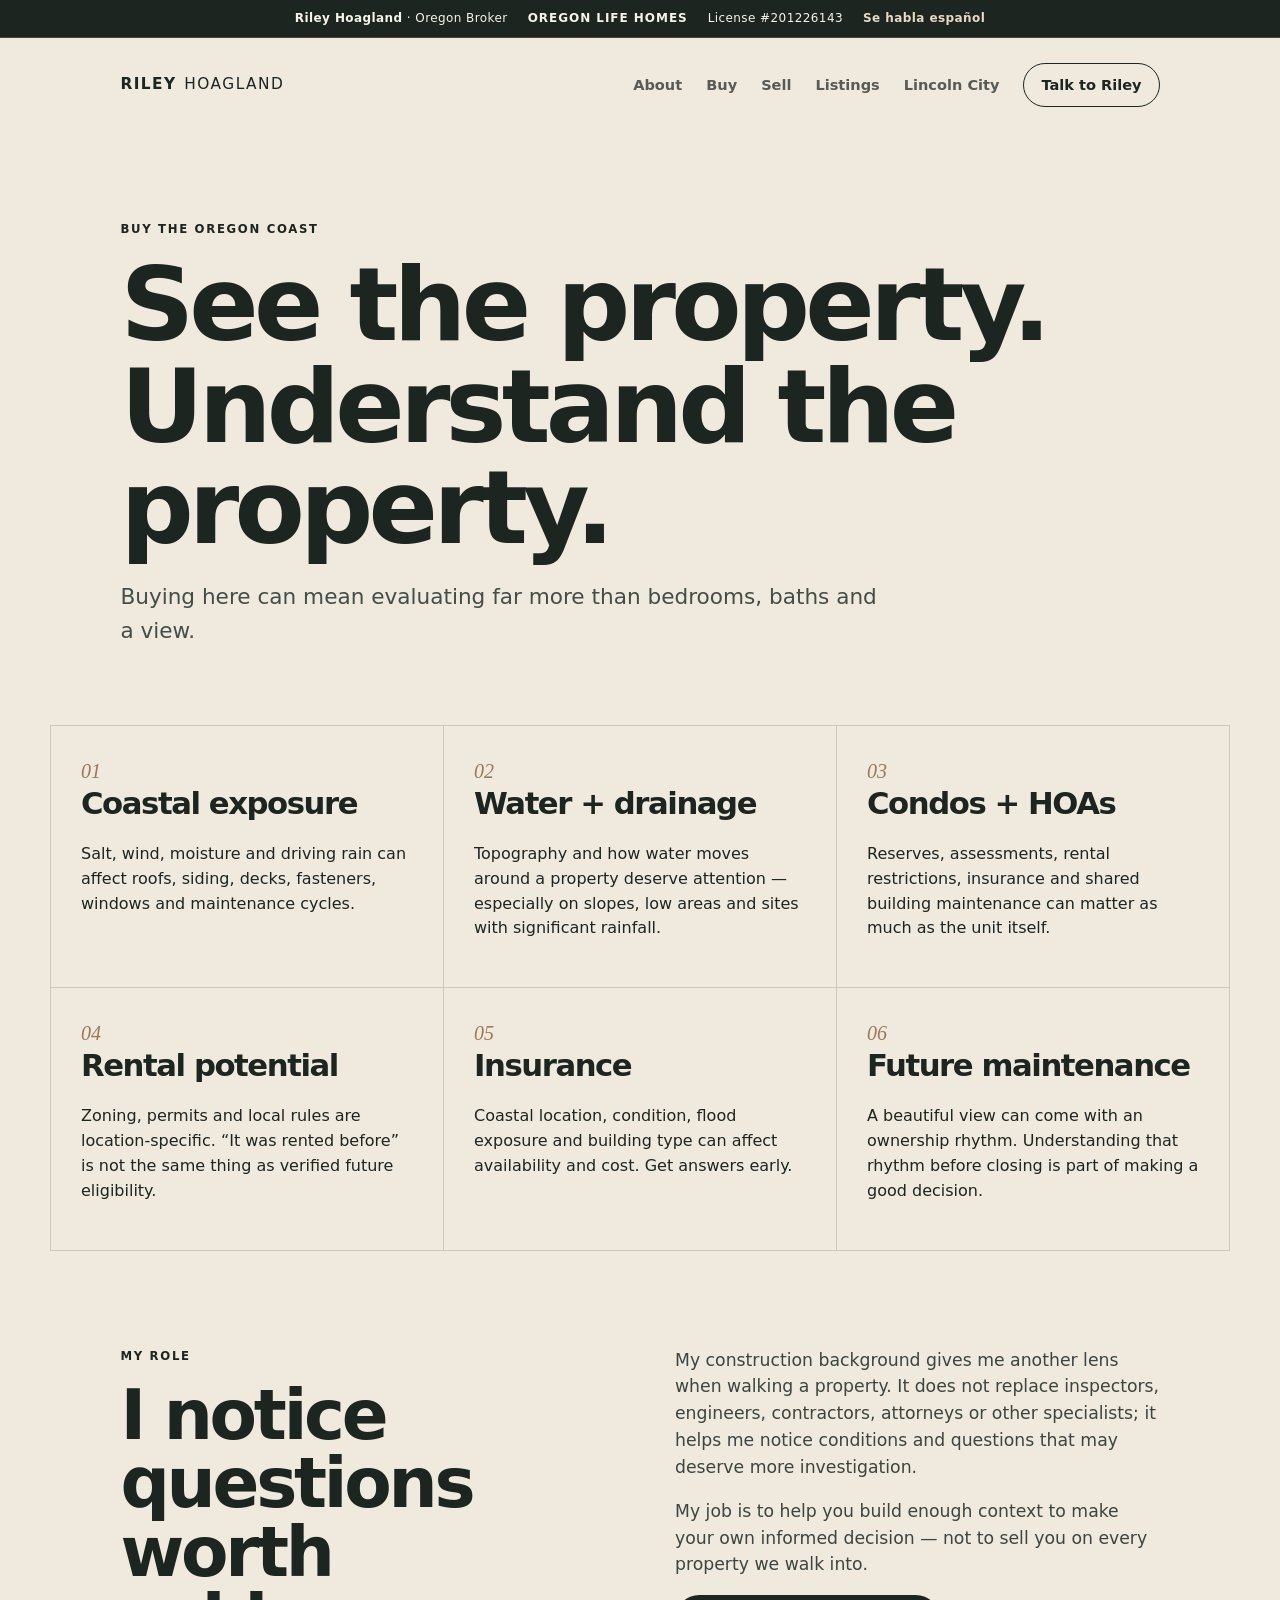
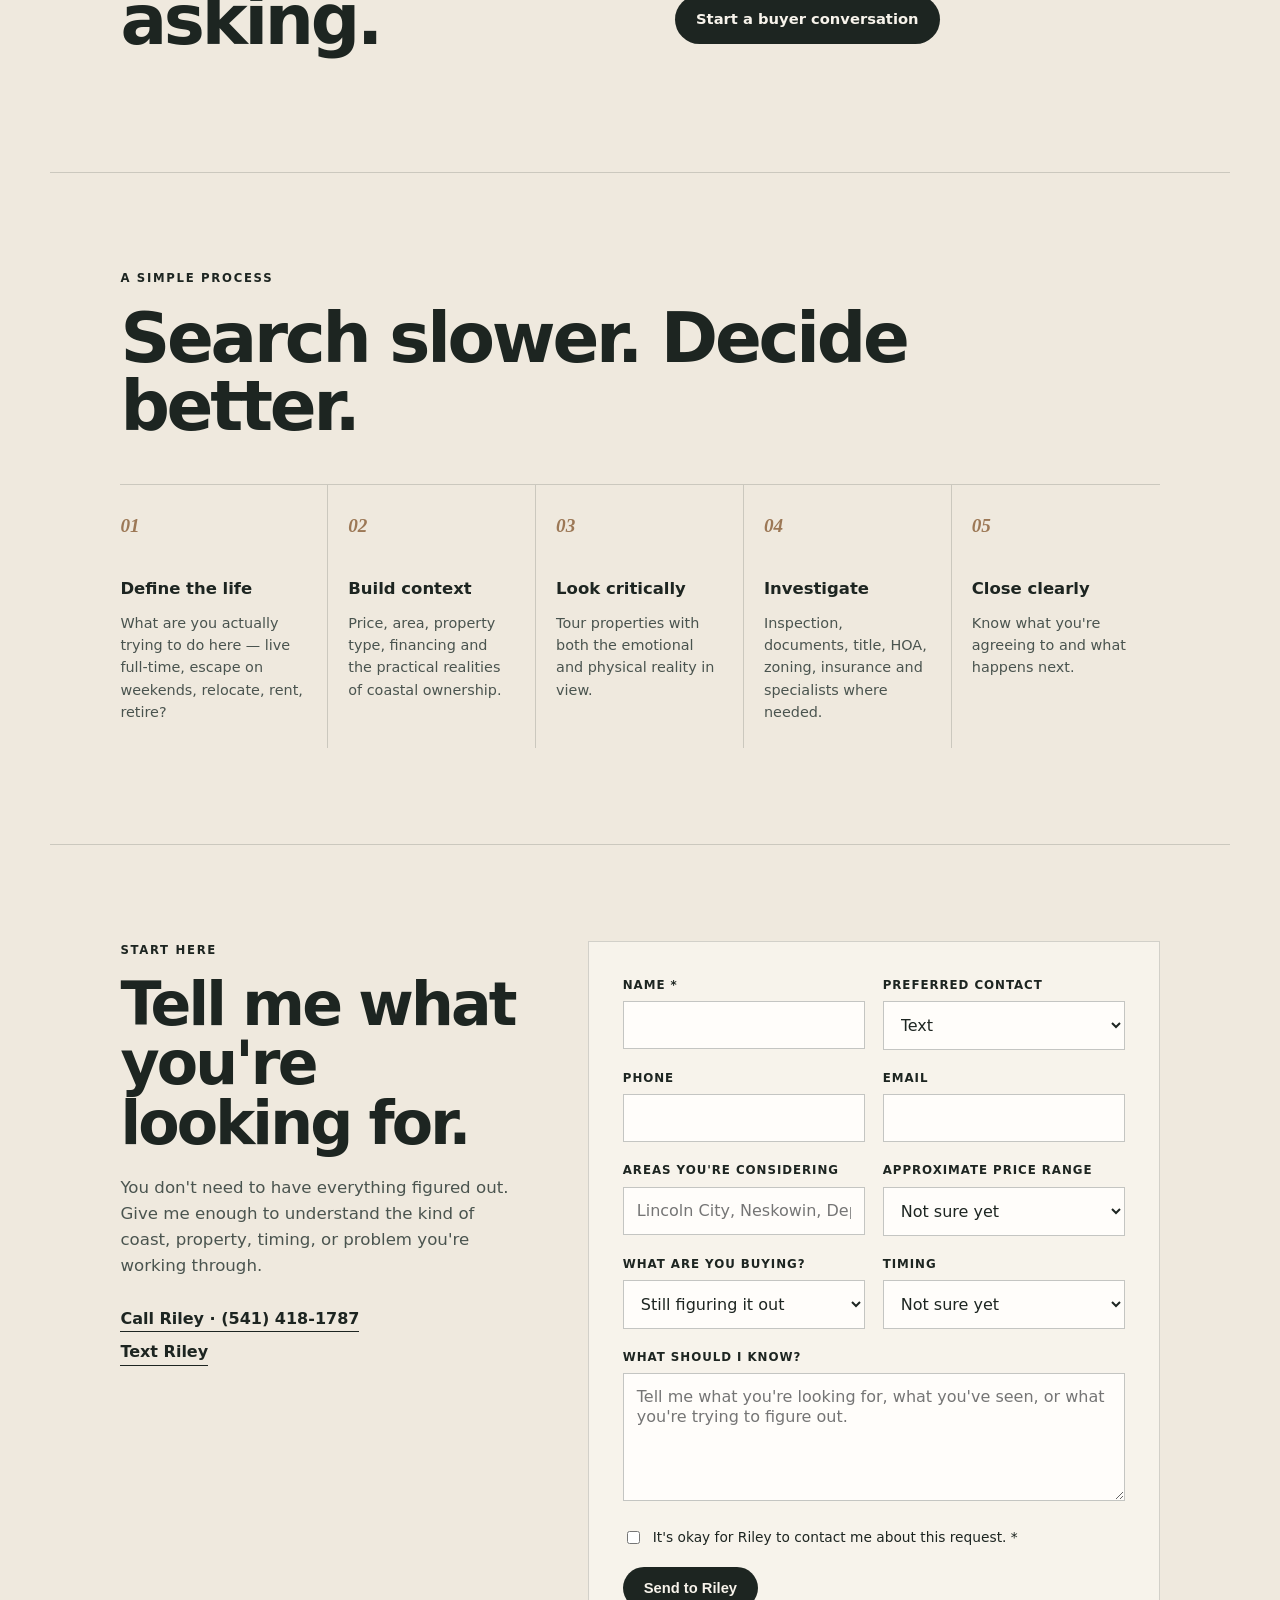
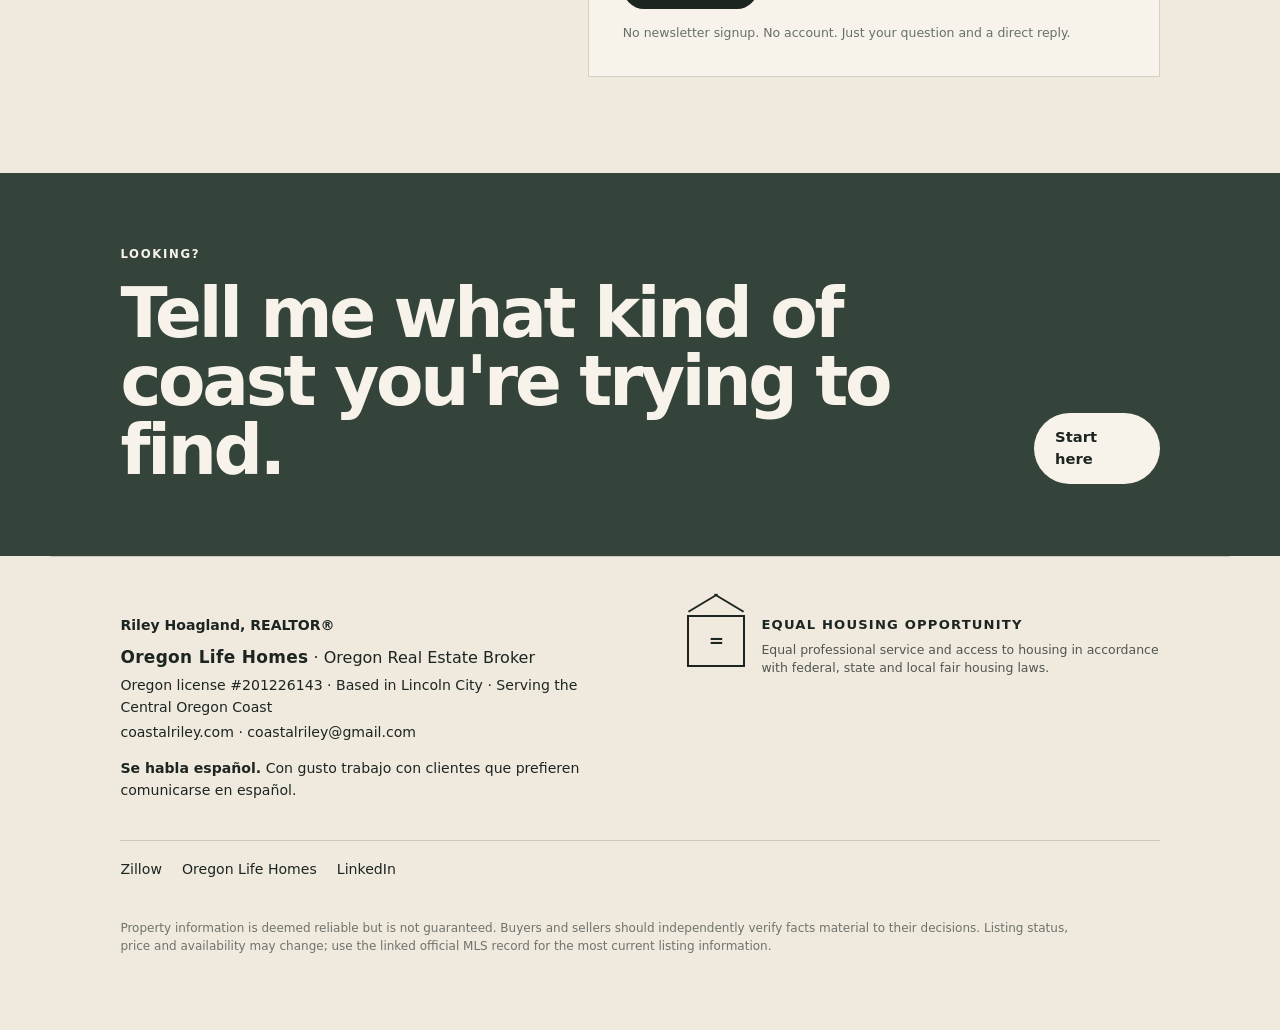
<file: buy.html>
<!doctype html>
<html lang="en">
<head>
  <meta charset="utf-8">
  <meta name="viewport" content="width=device-width, initial-scale=1">
  <title>Buy Oregon Coast Real Estate | Riley Hoagland</title>
  <meta name="description" content="Buy homes, condos, second homes and investment property with Lincoln City-based Oregon real estate broker Riley Hoagland.">
  <link rel="canonical" href="https://coastalriley.com/buy.html">
  <meta name="theme-color" content="#1d2521">
  <link rel="stylesheet" href="styles.css">
  
</head>
<body><div class="affiliation-bar" aria-label="Real estate license and brokerage">
  <div class="affiliation-inner">
    <span><strong>Riley Hoagland</strong> · Oregon Broker</span>
    <span class="affiliation-broker">Oregon Life Homes</span>
    <span>License #201226143</span>
    <span class="affiliation-spanish">Se habla español</span>
  </div>
</div>
<header class="site-header">
  <a class="brand" href="index.html" aria-label="Riley Hoagland home">
    <span class="brand-first">RILEY</span><span class="brand-last">HOAGLAND</span>
  </a>
  <button class="menu-toggle" aria-label="Toggle navigation" aria-expanded="false">MENU</button>
  <nav class="nav" aria-label="Main navigation">
    <a href="about.html">About</a>
    <a href="buy.html">Buy</a>
    <a href="sell.html">Sell</a>
    <a href="listings.html">Listings</a>
    <a href="lincoln-city.html">Lincoln City</a>
    <a class="nav-cta" href="contact.html">Talk to Riley</a>
  </nav>
</header>
<main>
<section class="page-hero">
  <p class="eyebrow">BUY THE OREGON COAST</p>
  <h1>See the property. Understand the property.</h1>
  <p class="lede">Buying here can mean evaluating far more than bedrooms, baths and a view.</p>
</section>

<section class="section issue-grid">
  <article><span>01</span><h3>Coastal exposure</h3><p>Salt, wind, moisture and driving rain can affect roofs, siding, decks, fasteners, windows and maintenance cycles.</p></article>
  <article><span>02</span><h3>Water + drainage</h3><p>Topography and how water moves around a property deserve attention — especially on slopes, low areas and sites with significant rainfall.</p></article>
  <article><span>03</span><h3>Condos + HOAs</h3><p>Reserves, assessments, rental restrictions, insurance and shared building maintenance can matter as much as the unit itself.</p></article>
  <article><span>04</span><h3>Rental potential</h3><p>Zoning, permits and local rules are location-specific. “It was rented before” is not the same thing as verified future eligibility.</p></article>
  <article><span>05</span><h3>Insurance</h3><p>Coastal location, condition, flood exposure and building type can affect availability and cost. Get answers early.</p></article>
  <article><span>06</span><h3>Future maintenance</h3><p>A beautiful view can come with an ownership rhythm. Understanding that rhythm before closing is part of making a good decision.</p></article>
</section>

<section class="section split">
  <div><p class="eyebrow">MY ROLE</p><h2>I notice questions worth asking.</h2></div>
  <div class="body-copy">
    <p>My construction background gives me another lens when walking a property. It does not replace inspectors, engineers, contractors, attorneys or other specialists; it helps me notice conditions and questions that may deserve more investigation.</p>
    <p>My job is to help you build enough context to make your own informed decision — not to sell you on every property we walk into.</p>
    <a class="button primary" href="contact.html">Start a buyer conversation</a>
  </div>
</section>

<section class="section process">
  <p class="eyebrow">A SIMPLE PROCESS</p>
  <h2>Search slower. Decide better.</h2>
  <div class="process-row">
    <div><b>01</b><strong>Define the life</strong><p>What are you actually trying to do here — live full-time, escape on weekends, relocate, rent, retire?</p></div>
    <div><b>02</b><strong>Build context</strong><p>Price, area, property type, financing and the practical realities of coastal ownership.</p></div>
    <div><b>03</b><strong>Look critically</strong><p>Tour properties with both the emotional and physical reality in view.</p></div>
    <div><b>04</b><strong>Investigate</strong><p>Inspection, documents, title, HOA, zoning, insurance and specialists where needed.</p></div>
    <div><b>05</b><strong>Close clearly</strong><p>Know what you're agreeing to and what happens next.</p></div>
  </div>
</section>


<section class="section capture-section" id="buyer-inquiry">
  <div class="capture-intro">
    <p class="eyebrow">START HERE</p>
    <h2>Tell me what you're looking for.</h2>
    <p>You don't need to have everything figured out. Give me enough to understand the kind of coast, property, timing, or problem you're working through.</p>
    <div class="capture-direct">
      <a href="tel:+15414181787">Call Riley · (541) 418-1787</a>
      <a href="sms:+15414181787">Text Riley</a>
    </div>
  </div>
  <form class="capture-form" method="POST" action="/api/lead">
    <input type="hidden" name="lead_type" value="buyer">
    <input type="hidden" name="source_page" value="">
    
    <div class="hp-field" aria-hidden="true">
      <label>Website <input type="text" name="website" tabindex="-1" autocomplete="off"></label>
    </div>

    <div class="field-grid two">
      <label>
        <span>Name *</span>
        <input type="text" name="full_name" autocomplete="name" required>
      </label>
      <label>
        <span>Preferred contact</span>
        <select name="preferred_contact">
          <option value="text">Text</option>
          <option value="call">Call</option>
          <option value="email">Email</option>
          <option value="any">Whatever works</option>
        </select>
      </label>
    </div>

    <div class="field-grid two">
      <label>
        <span>Phone</span>
        <input type="tel" name="phone" autocomplete="tel">
      </label>
      <label>
        <span>Email</span>
        <input type="email" name="email" autocomplete="email">
      </label>
    </div>

    
<div class="field-grid two">
  <label>
    <span>Areas you're considering</span>
    <input type="text" name="areas" placeholder="Lincoln City, Neskowin, Depoe Bay…">
  </label>
  <label>
    <span>Approximate price range</span>
    <select name="price_range">
      <option value="">Not sure yet</option>
      <option>Under $350k</option>
      <option>$350k–$500k</option>
      <option>$500k–$750k</option>
      <option>$750k–$1M</option>
      <option>$1M+</option>
    </select>
  </label>
</div>
<div class="field-grid two">
  <label>
    <span>What are you buying?</span>
    <select name="purchase_type">
      <option value="">Still figuring it out</option>
      <option>Primary home</option>
      <option>Second home</option>
      <option>Investment property</option>
      <option>Condo</option>
      <option>Land</option>
    </select>
  </label>
  <label>
    <span>Timing</span>
    <select name="timing">
      <option value="">Not sure yet</option>
      <option>Now / actively looking</option>
      <option>Within 3 months</option>
      <option>3–6 months</option>
      <option>6–12 months</option>
      <option>Just researching</option>
    </select>
  </label>
</div>
<label>
  <span>What should I know?</span>
  <textarea name="message" rows="5" placeholder="Tell me what you're looking for, what you've seen, or what you're trying to figure out."></textarea>
</label>


    <label class="consent-line">
      <input type="checkbox" name="contact_consent" value="yes" required>
      <span>It's okay for Riley to contact me about this request. *</span>
    </label>

    <button class="button primary submit-button" type="submit">Send to Riley</button>
    <p class="form-note">No newsletter signup. No account. Just your question and a direct reply.</p>
  </form>
</section>

<section class="contact-band"><div><p class="eyebrow">LOOKING?</p><h2>Tell me what kind of coast you're trying to find.</h2></div><a class="button light" href="#buyer-inquiry">Start here</a></section>
</main>
<footer class="footer">
  <div class="footer-id">
    <strong>Riley Hoagland, REALTOR®</strong>
    <p class="footer-brokerage"><strong>Oregon Life Homes</strong> · Oregon Real Estate Broker</p>
    <p>Oregon license #201226143 · Based in Lincoln City · Serving the Central Oregon Coast</p>
    <p><a href="https://coastalriley.com">coastalriley.com</a> · <a href="mailto:coastalriley@gmail.com">coastalriley@gmail.com</a></p>
    <p class="footer-spanish"><strong>Se habla español.</strong> Con gusto trabajo con clientes que prefieren comunicarse en español.</p>
  </div>

  <div class="footer-equal-housing" aria-label="Equal Housing Opportunity">
    <div class="eho-mark" aria-hidden="true"><span>=</span></div>
    <div>
      <strong>Equal Housing Opportunity</strong>
      <p>Equal professional service and access to housing in accordance with federal, state and local fair housing laws.</p>
    </div>
  </div>

  <div class="footer-links">
    <a href="https://www.zillow.com/profile/RileyHoagland" rel="me">Zillow</a>
    <a href="https://www.theoregonlife.com/about/riley-hoagland/" rel="me">Oregon Life Homes</a>
    <a href="https://www.linkedin.com/in/rileyhoagland/" rel="me">LinkedIn</a>
  </div>

  <p class="fineprint">Property information is deemed reliable but is not guaranteed. Buyers and sellers should independently verify facts material to their decisions. Listing status, price and availability may change; use the linked official MLS record for the most current listing information.</p>
</footer><script src="site.js"></script></body></html>
</file>
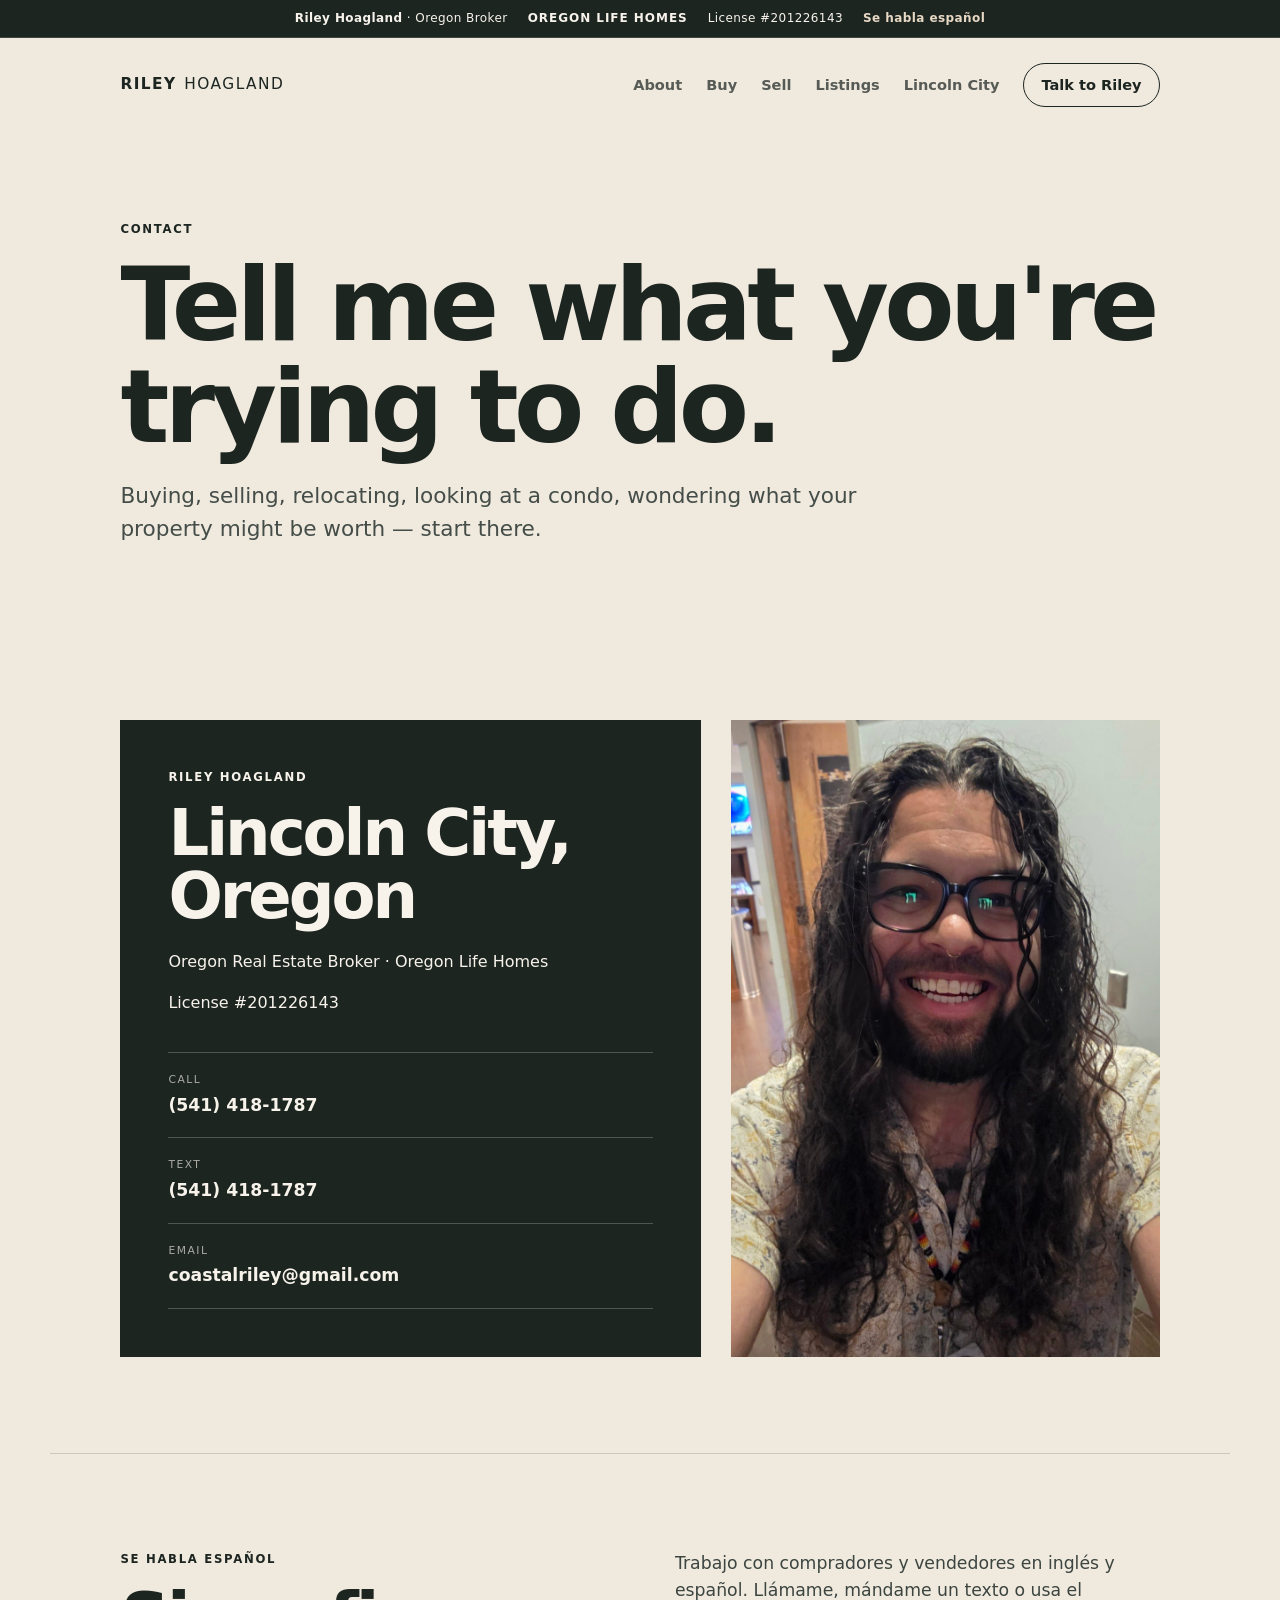
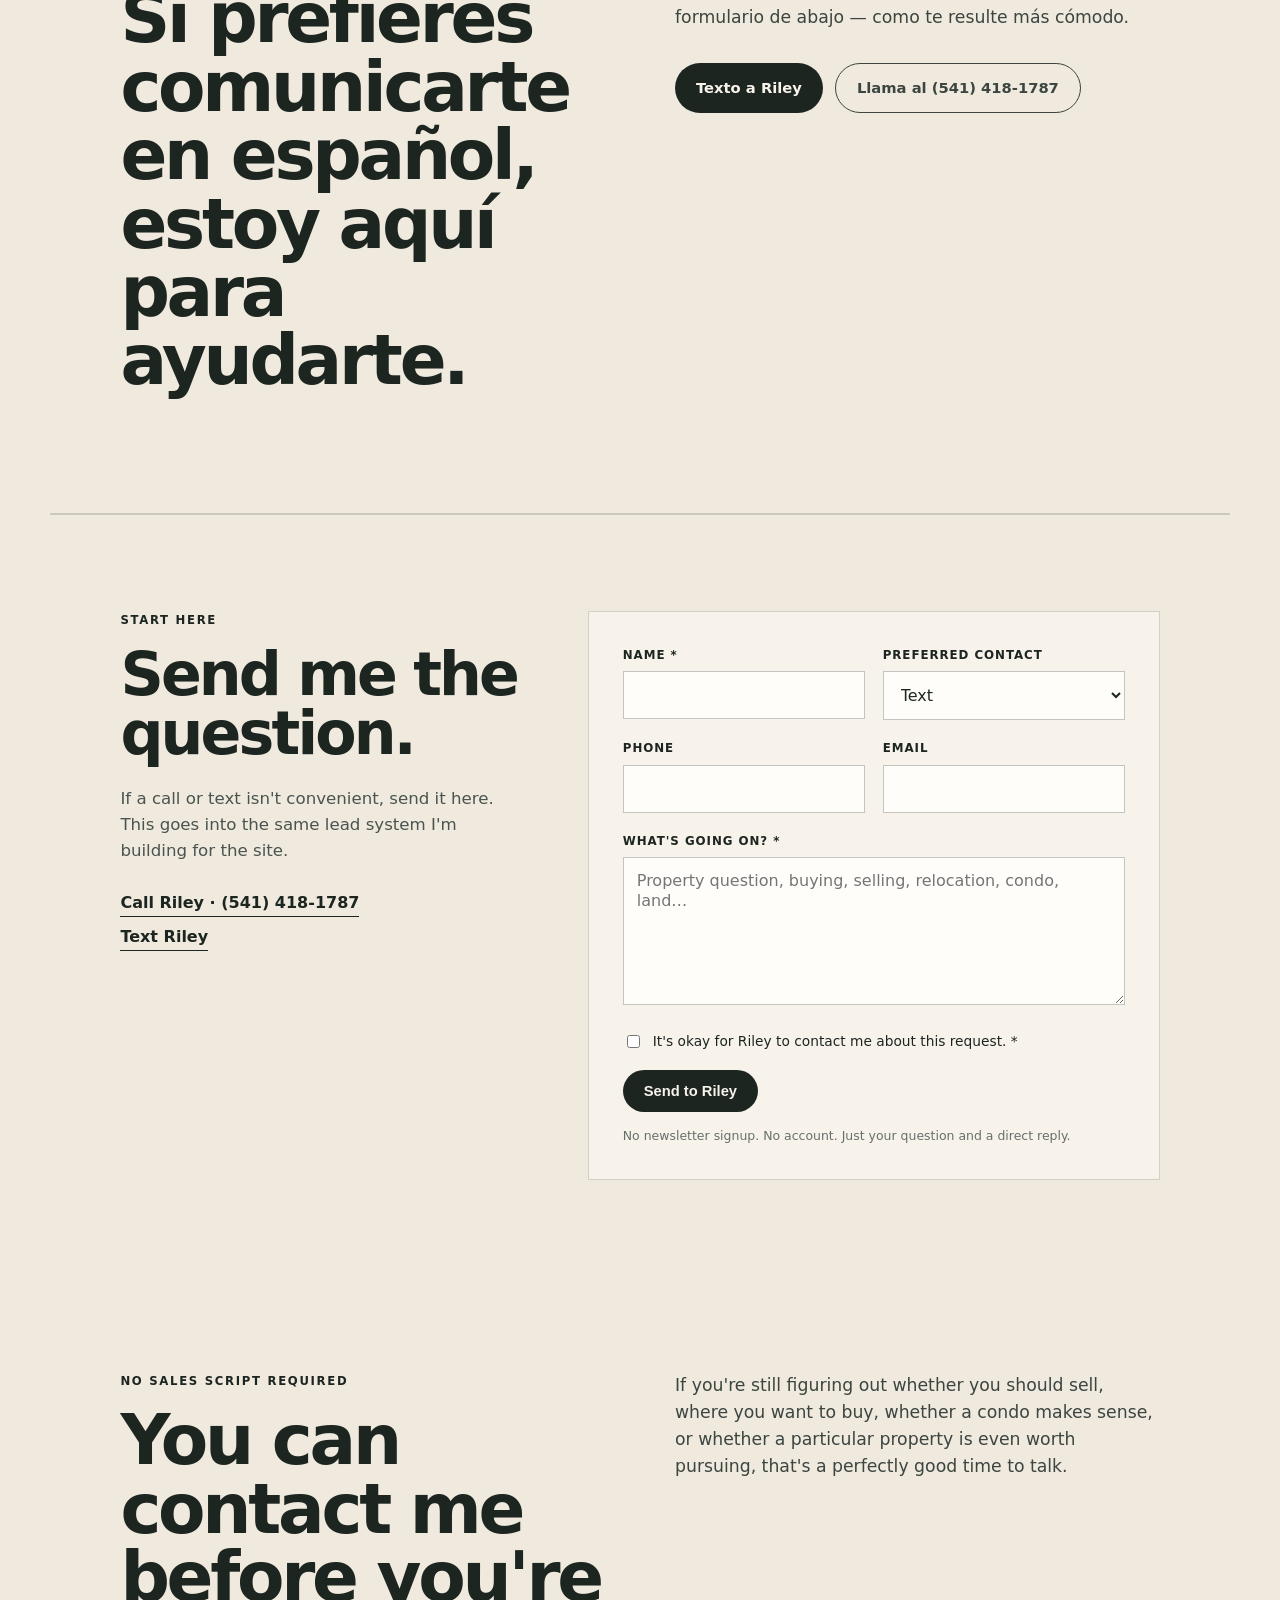
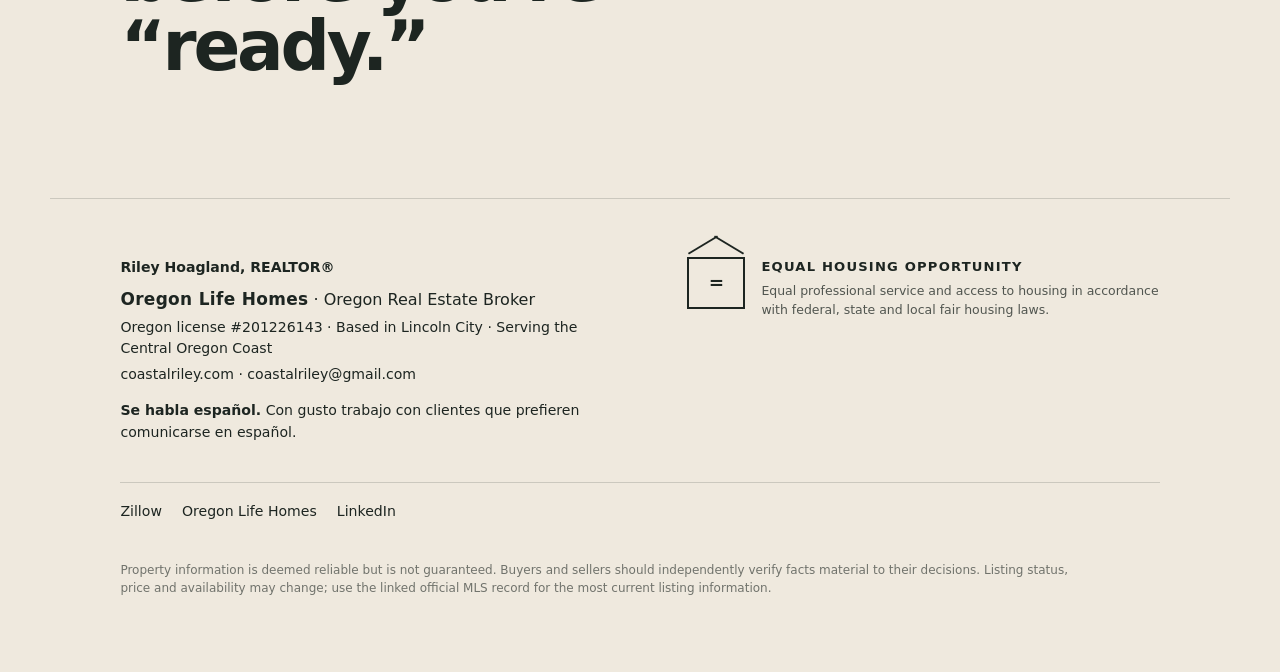
<file: contact.html>
<!doctype html>
<html lang="en">
<head>
  <meta charset="utf-8">
  <meta name="viewport" content="width=device-width, initial-scale=1">
  <title>Contact Riley Hoagland | Lincoln City Oregon Real Estate</title>
  <meta name="description" content="Call, text or email Riley Hoagland, a Lincoln City-based Oregon real estate broker serving the Central Oregon Coast.">
  <link rel="canonical" href="https://coastalriley.com/contact.html">
  <meta name="theme-color" content="#1d2521">
  <link rel="stylesheet" href="styles.css">
  
</head>
<body><div class="affiliation-bar" aria-label="Real estate license and brokerage">
  <div class="affiliation-inner">
    <span><strong>Riley Hoagland</strong> · Oregon Broker</span>
    <span class="affiliation-broker">Oregon Life Homes</span>
    <span>License #201226143</span>
    <span class="affiliation-spanish">Se habla español</span>
  </div>
</div>
<header class="site-header">
  <a class="brand" href="index.html" aria-label="Riley Hoagland home">
    <span class="brand-first">RILEY</span><span class="brand-last">HOAGLAND</span>
  </a>
  <button class="menu-toggle" aria-label="Toggle navigation" aria-expanded="false">MENU</button>
  <nav class="nav" aria-label="Main navigation">
    <a href="about.html">About</a>
    <a href="buy.html">Buy</a>
    <a href="sell.html">Sell</a>
    <a href="listings.html">Listings</a>
    <a href="lincoln-city.html">Lincoln City</a>
    <a class="nav-cta" href="contact.html">Talk to Riley</a>
  </nav>
</header>
<main>
<section class="page-hero contact-hero">
  <p class="eyebrow">CONTACT</p>
  <h1>Tell me what you're trying to do.</h1>
  <p class="lede">Buying, selling, relocating, looking at a condo, wondering what your property might be worth — start there.</p>
</section>

<section class="section contact-grid">
  <div class="contact-card">
    <p class="eyebrow">RILEY HOAGLAND</p>
    <h2>Lincoln City, Oregon</h2>
    <p>Oregon Real Estate Broker · Oregon Life Homes</p>
    <p>License #201226143</p>
    <div class="direct-details">
      <a href="tel:+15414181787"><small>CALL</small><strong>(541) 418-1787</strong></a>
      <a href="sms:+15414181787"><small>TEXT</small><strong>(541) 418-1787</strong></a>
      <a href="mailto:coastalriley@gmail.com"><small>EMAIL</small><strong>coastalriley@gmail.com</strong></a>
    </div>
  </div>
  <figure class="portrait-frame contact-photo">
    <img src="riley-hero.jpg" alt="Riley Hoagland">
  </figure>
</section>



<section class="section spanish-contact">
  <div>
    <p class="eyebrow">SE HABLA ESPAÑOL</p>
    <h2>Si prefieres comunicarte en español, estoy aquí para ayudarte.</h2>
  </div>
  <div class="body-copy">
    <p>Trabajo con compradores y vendedores en inglés y español. Llámame, mándame un texto o usa el formulario de abajo — como te resulte más cómodo.</p>
    <div class="actions">
      <a class="button primary" href="sms:+15414181787">Texto a Riley</a>
      <a class="button ghost" href="tel:+15414181787">Llama al (541) 418-1787</a>
    </div>
  </div>
</section>

<section class="section capture-section" id="general-inquiry">
  <div class="capture-intro">
    <p class="eyebrow">START HERE</p>
    <h2>Send me the question.</h2>
    <p>If a call or text isn't convenient, send it here. This goes into the same lead system I'm building for the site.</p>
    <div class="capture-direct">
      <a href="tel:+15414181787">Call Riley · (541) 418-1787</a>
      <a href="sms:+15414181787">Text Riley</a>
    </div>
  </div>
  <form class="capture-form" method="POST" action="/api/lead">
    <input type="hidden" name="lead_type" value="general">
    <input type="hidden" name="source_page" value="">
    
    <div class="hp-field" aria-hidden="true">
      <label>Website <input type="text" name="website" tabindex="-1" autocomplete="off"></label>
    </div>

    <div class="field-grid two">
      <label>
        <span>Name *</span>
        <input type="text" name="full_name" autocomplete="name" required>
      </label>
      <label>
        <span>Preferred contact</span>
        <select name="preferred_contact">
          <option value="text">Text</option>
          <option value="call">Call</option>
          <option value="email">Email</option>
          <option value="any">Whatever works</option>
        </select>
      </label>
    </div>

    <div class="field-grid two">
      <label>
        <span>Phone</span>
        <input type="tel" name="phone" autocomplete="tel">
      </label>
      <label>
        <span>Email</span>
        <input type="email" name="email" autocomplete="email">
      </label>
    </div>

    
<label>
  <span>What's going on? *</span>
  <textarea name="message" rows="6" required placeholder="Property question, buying, selling, relocation, condo, land…"></textarea>
</label>


    <label class="consent-line">
      <input type="checkbox" name="contact_consent" value="yes" required>
      <span>It's okay for Riley to contact me about this request. *</span>
    </label>

    <button class="button primary submit-button" type="submit">Send to Riley</button>
    <p class="form-note">No newsletter signup. No account. Just your question and a direct reply.</p>
  </form>
</section>

<section class="section split">
  <div><p class="eyebrow">NO SALES SCRIPT REQUIRED</p><h2>You can contact me before you're “ready.”</h2></div>
  <div class="body-copy"><p>If you're still figuring out whether you should sell, where you want to buy, whether a condo makes sense, or whether a particular property is even worth pursuing, that's a perfectly good time to talk.</p></div>
</section>
</main>
<footer class="footer">
  <div class="footer-id">
    <strong>Riley Hoagland, REALTOR®</strong>
    <p class="footer-brokerage"><strong>Oregon Life Homes</strong> · Oregon Real Estate Broker</p>
    <p>Oregon license #201226143 · Based in Lincoln City · Serving the Central Oregon Coast</p>
    <p><a href="https://coastalriley.com">coastalriley.com</a> · <a href="mailto:coastalriley@gmail.com">coastalriley@gmail.com</a></p>
    <p class="footer-spanish"><strong>Se habla español.</strong> Con gusto trabajo con clientes que prefieren comunicarse en español.</p>
  </div>

  <div class="footer-equal-housing" aria-label="Equal Housing Opportunity">
    <div class="eho-mark" aria-hidden="true"><span>=</span></div>
    <div>
      <strong>Equal Housing Opportunity</strong>
      <p>Equal professional service and access to housing in accordance with federal, state and local fair housing laws.</p>
    </div>
  </div>

  <div class="footer-links">
    <a href="https://www.zillow.com/profile/RileyHoagland" rel="me">Zillow</a>
    <a href="https://www.theoregonlife.com/about/riley-hoagland/" rel="me">Oregon Life Homes</a>
    <a href="https://www.linkedin.com/in/rileyhoagland/" rel="me">LinkedIn</a>
  </div>

  <p class="fineprint">Property information is deemed reliable but is not guaranteed. Buyers and sellers should independently verify facts material to their decisions. Listing status, price and availability may change; use the linked official MLS record for the most current listing information.</p>
</footer><script src="site.js"></script></body></html>
</file>
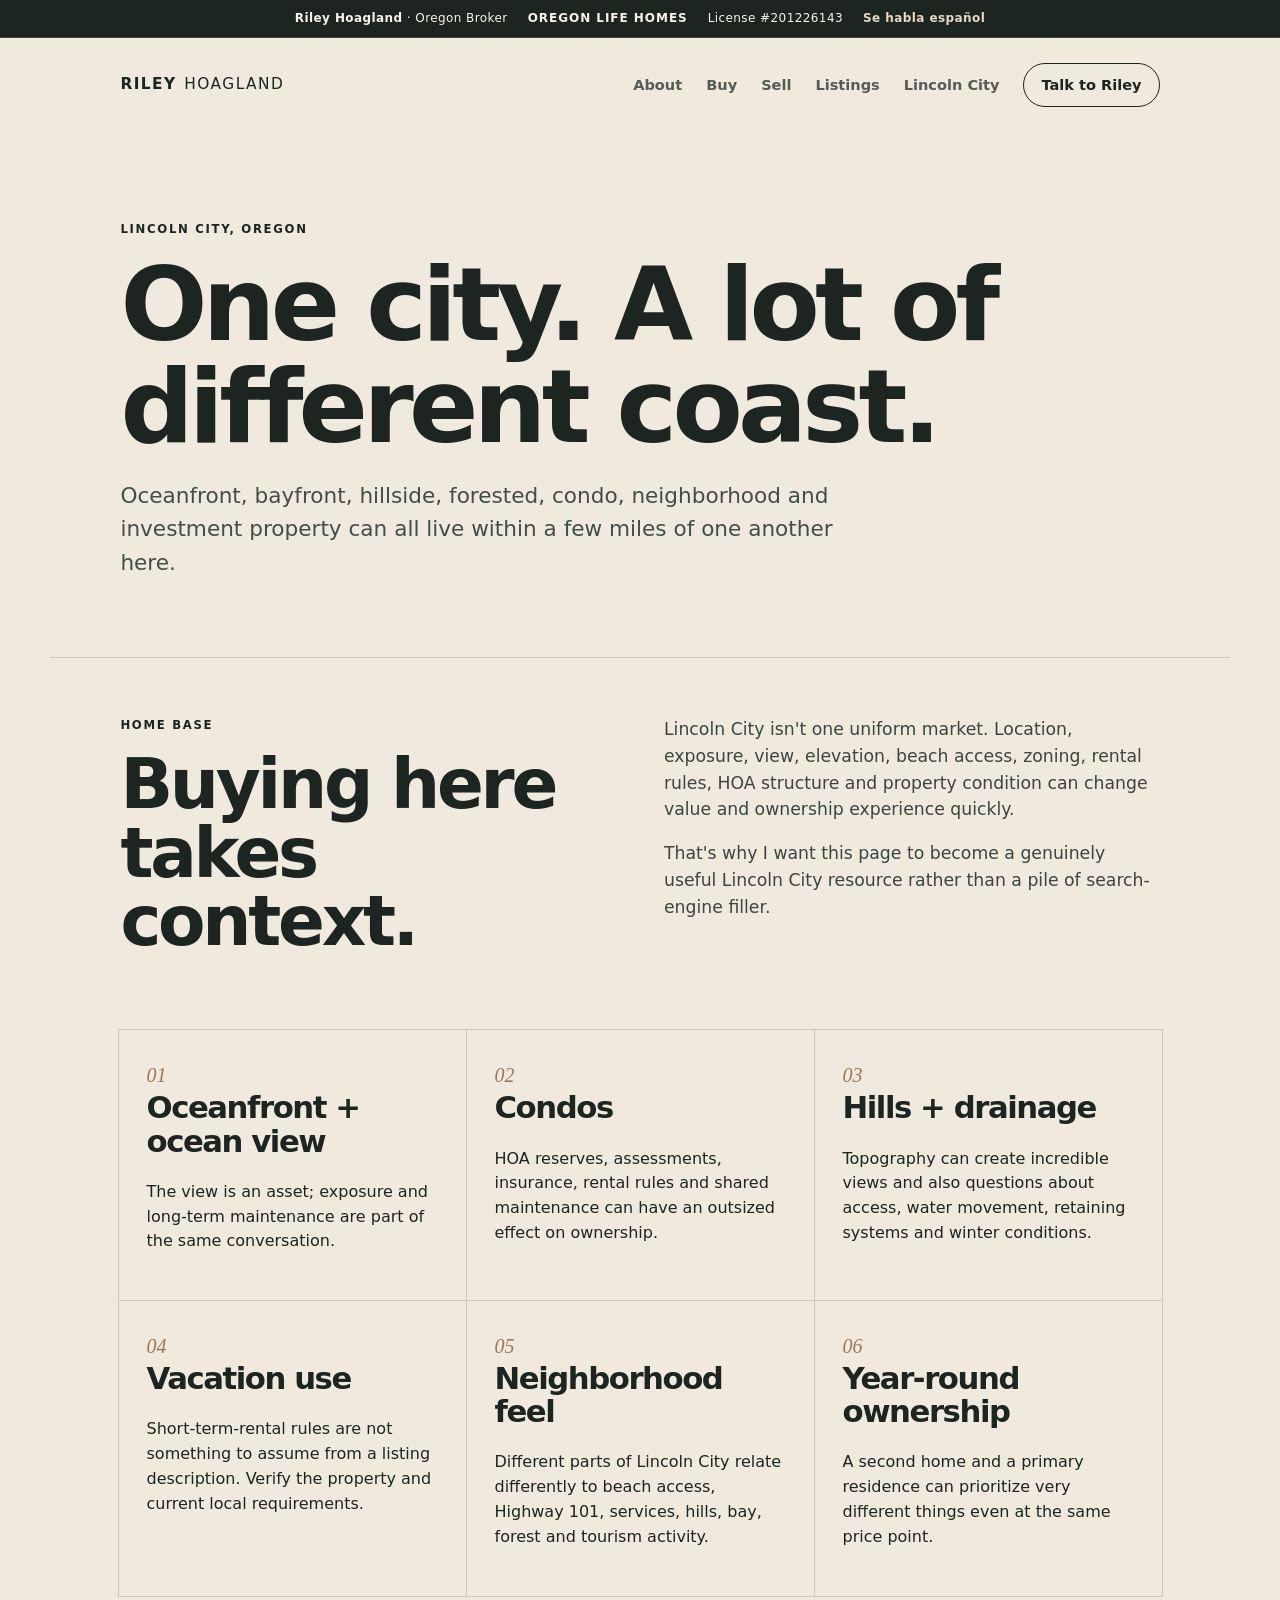
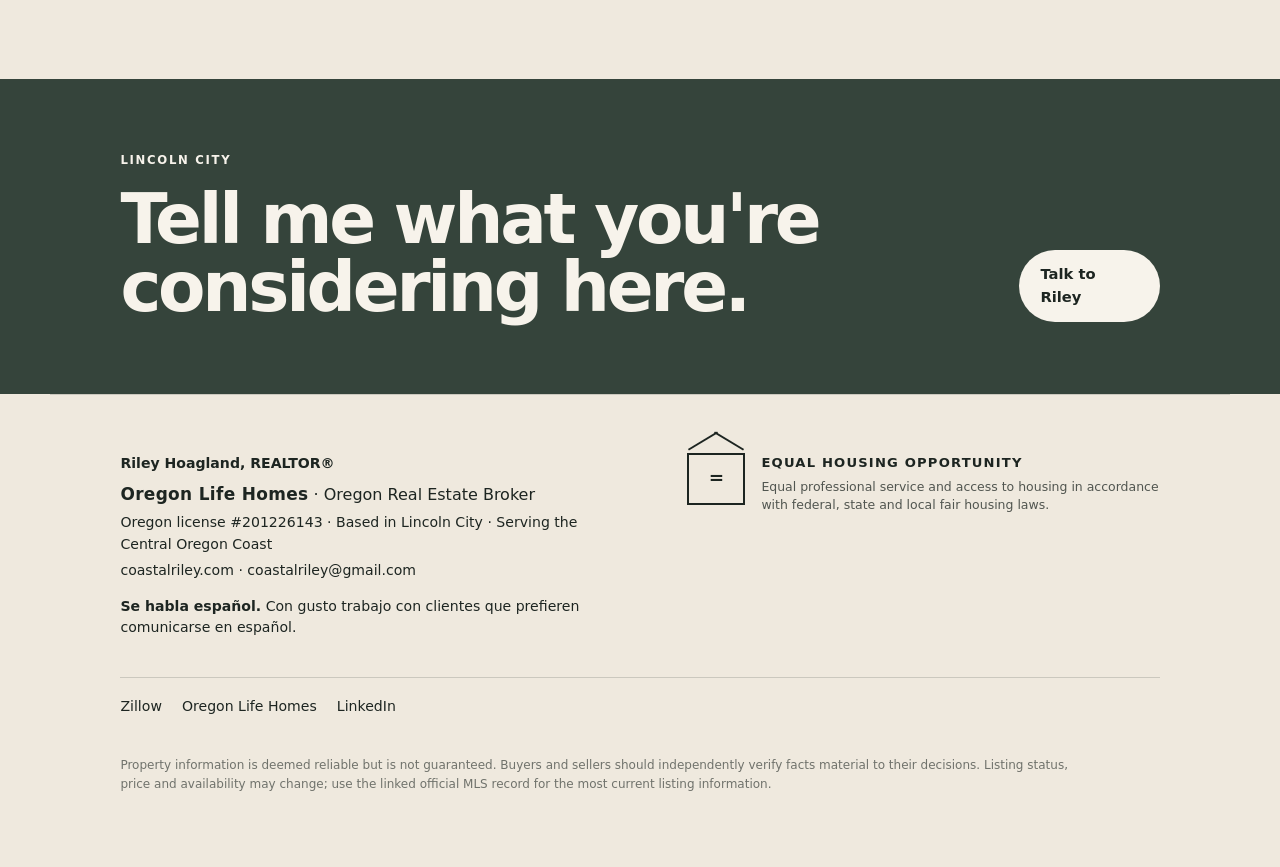
<file: lincoln-city.html>
<!doctype html>
<html lang="en">
<head>
  <meta charset="utf-8">
  <meta name="viewport" content="width=device-width, initial-scale=1">
  <title>Lincoln City Oregon Real Estate Guide | Riley Hoagland</title>
  <meta name="description" content="A local guide to buying and selling real estate in Lincoln City, Oregon from Lincoln City-based broker Riley Hoagland.">
  <link rel="canonical" href="https://coastalriley.com/lincoln-city.html">
  <meta name="theme-color" content="#1d2521">
  <link rel="stylesheet" href="styles.css">
  
</head>
<body><div class="affiliation-bar" aria-label="Real estate license and brokerage">
  <div class="affiliation-inner">
    <span><strong>Riley Hoagland</strong> · Oregon Broker</span>
    <span class="affiliation-broker">Oregon Life Homes</span>
    <span>License #201226143</span>
    <span class="affiliation-spanish">Se habla español</span>
  </div>
</div>
<header class="site-header">
  <a class="brand" href="index.html" aria-label="Riley Hoagland home">
    <span class="brand-first">RILEY</span><span class="brand-last">HOAGLAND</span>
  </a>
  <button class="menu-toggle" aria-label="Toggle navigation" aria-expanded="false">MENU</button>
  <nav class="nav" aria-label="Main navigation">
    <a href="about.html">About</a>
    <a href="buy.html">Buy</a>
    <a href="sell.html">Sell</a>
    <a href="listings.html">Listings</a>
    <a href="lincoln-city.html">Lincoln City</a>
    <a class="nav-cta" href="contact.html">Talk to Riley</a>
  </nav>
</header>
<main>
<section class="page-hero">
  <p class="eyebrow">LINCOLN CITY, OREGON</p>
  <h1>One city. A lot of different coast.</h1>
  <p class="lede">Oceanfront, bayfront, hillside, forested, condo, neighborhood and investment property can all live within a few miles of one another here.</p>
</section>

<section class="section split local-intro">
  <div><p class="eyebrow">HOME BASE</p><h2>Buying here takes context.</h2></div>
  <div class="body-copy">
    <p>Lincoln City isn't one uniform market. Location, exposure, view, elevation, beach access, zoning, rental rules, HOA structure and property condition can change value and ownership experience quickly.</p>
    <p>That's why I want this page to become a genuinely useful Lincoln City resource rather than a pile of search-engine filler.</p>
  </div>
</section>

<section class="section issue-grid local-issues">
  <article><span>01</span><h3>Oceanfront + ocean view</h3><p>The view is an asset; exposure and long-term maintenance are part of the same conversation.</p></article>
  <article><span>02</span><h3>Condos</h3><p>HOA reserves, assessments, insurance, rental rules and shared maintenance can have an outsized effect on ownership.</p></article>
  <article><span>03</span><h3>Hills + drainage</h3><p>Topography can create incredible views and also questions about access, water movement, retaining systems and winter conditions.</p></article>
  <article><span>04</span><h3>Vacation use</h3><p>Short-term-rental rules are not something to assume from a listing description. Verify the property and current local requirements.</p></article>
  <article><span>05</span><h3>Neighborhood feel</h3><p>Different parts of Lincoln City relate differently to beach access, Highway 101, services, hills, bay, forest and tourism activity.</p></article>
  <article><span>06</span><h3>Year-round ownership</h3><p>A second home and a primary residence can prioritize very different things even at the same price point.</p></article>
</section>

<section class="contact-band"><div><p class="eyebrow">LINCOLN CITY</p><h2>Tell me what you're considering here.</h2></div><a class="button light" href="contact.html">Talk to Riley</a></section>
</main>
<footer class="footer">
  <div class="footer-id">
    <strong>Riley Hoagland, REALTOR®</strong>
    <p class="footer-brokerage"><strong>Oregon Life Homes</strong> · Oregon Real Estate Broker</p>
    <p>Oregon license #201226143 · Based in Lincoln City · Serving the Central Oregon Coast</p>
    <p><a href="https://coastalriley.com">coastalriley.com</a> · <a href="mailto:coastalriley@gmail.com">coastalriley@gmail.com</a></p>
    <p class="footer-spanish"><strong>Se habla español.</strong> Con gusto trabajo con clientes que prefieren comunicarse en español.</p>
  </div>

  <div class="footer-equal-housing" aria-label="Equal Housing Opportunity">
    <div class="eho-mark" aria-hidden="true"><span>=</span></div>
    <div>
      <strong>Equal Housing Opportunity</strong>
      <p>Equal professional service and access to housing in accordance with federal, state and local fair housing laws.</p>
    </div>
  </div>

  <div class="footer-links">
    <a href="https://www.zillow.com/profile/RileyHoagland" rel="me">Zillow</a>
    <a href="https://www.theoregonlife.com/about/riley-hoagland/" rel="me">Oregon Life Homes</a>
    <a href="https://www.linkedin.com/in/rileyhoagland/" rel="me">LinkedIn</a>
  </div>

  <p class="fineprint">Property information is deemed reliable but is not guaranteed. Buyers and sellers should independently verify facts material to their decisions. Listing status, price and availability may change; use the linked official MLS record for the most current listing information.</p>
</footer><script src="site.js"></script></body></html>
</file>
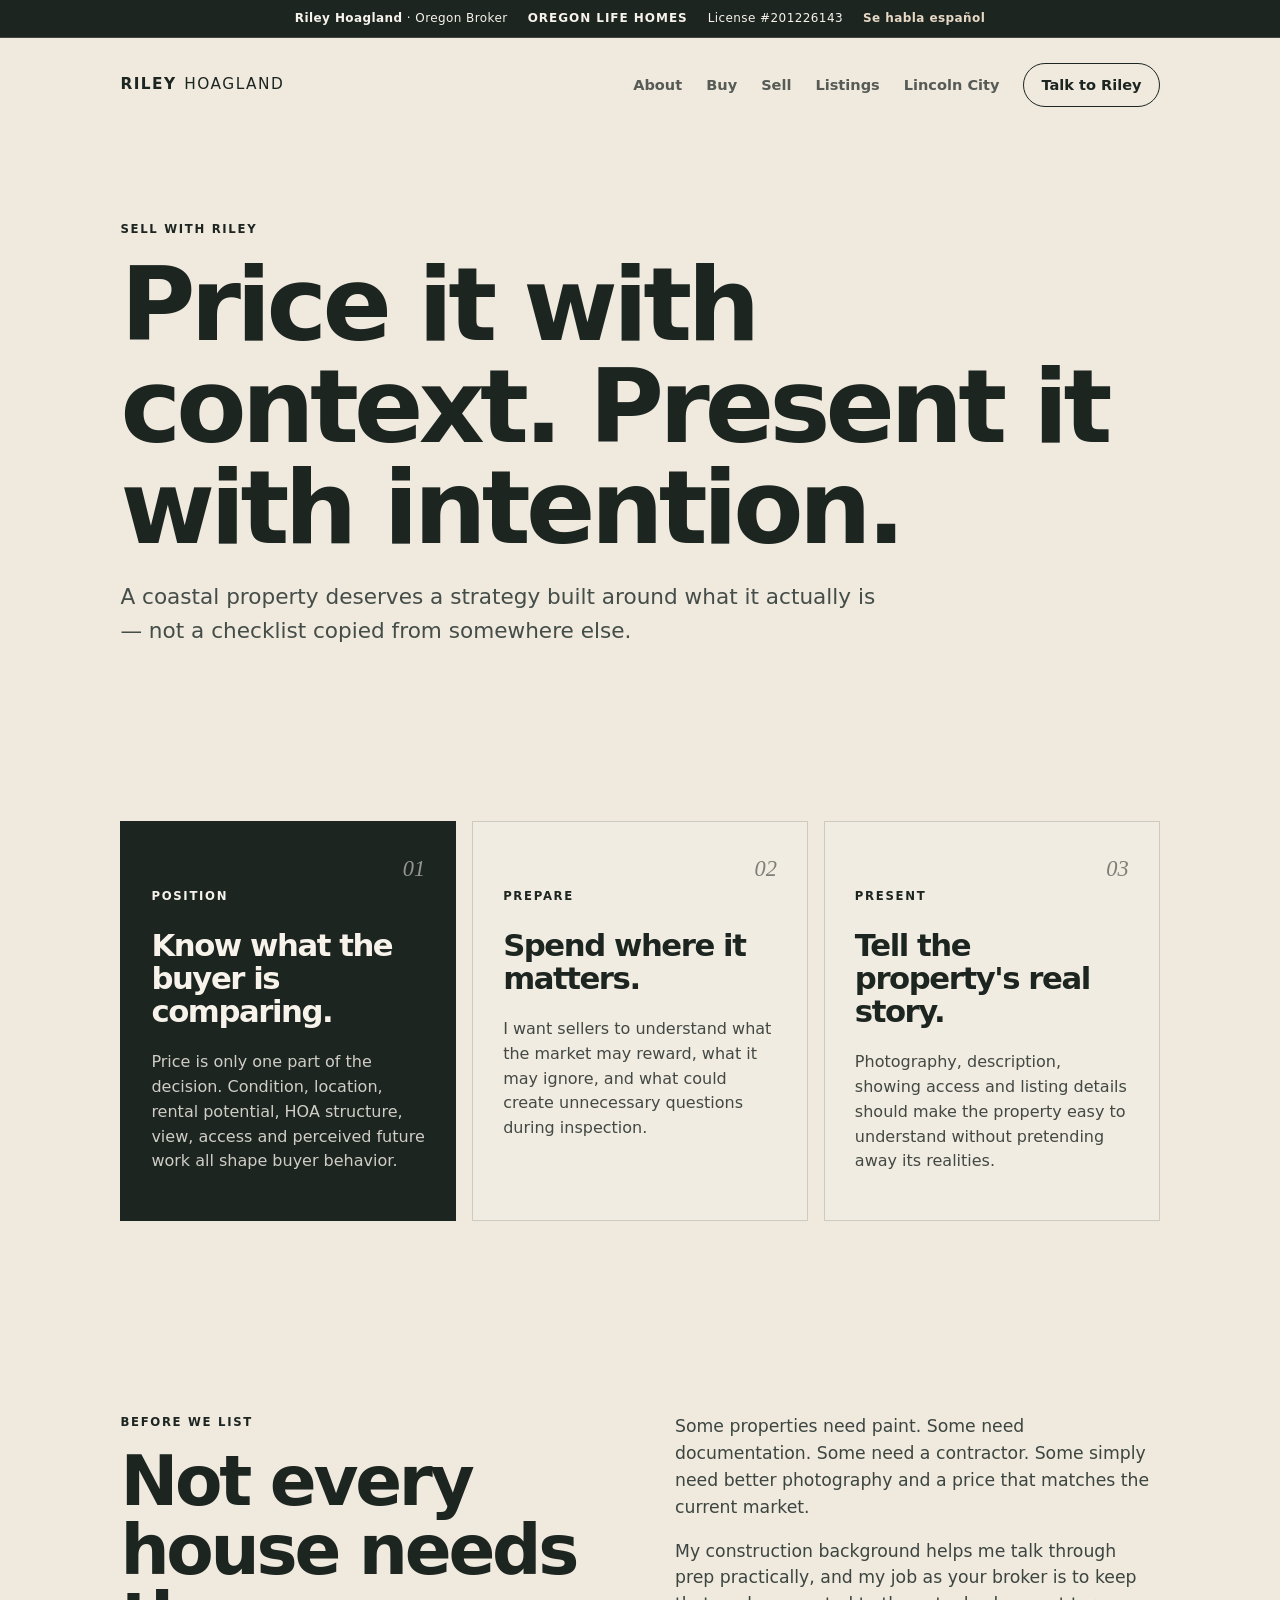
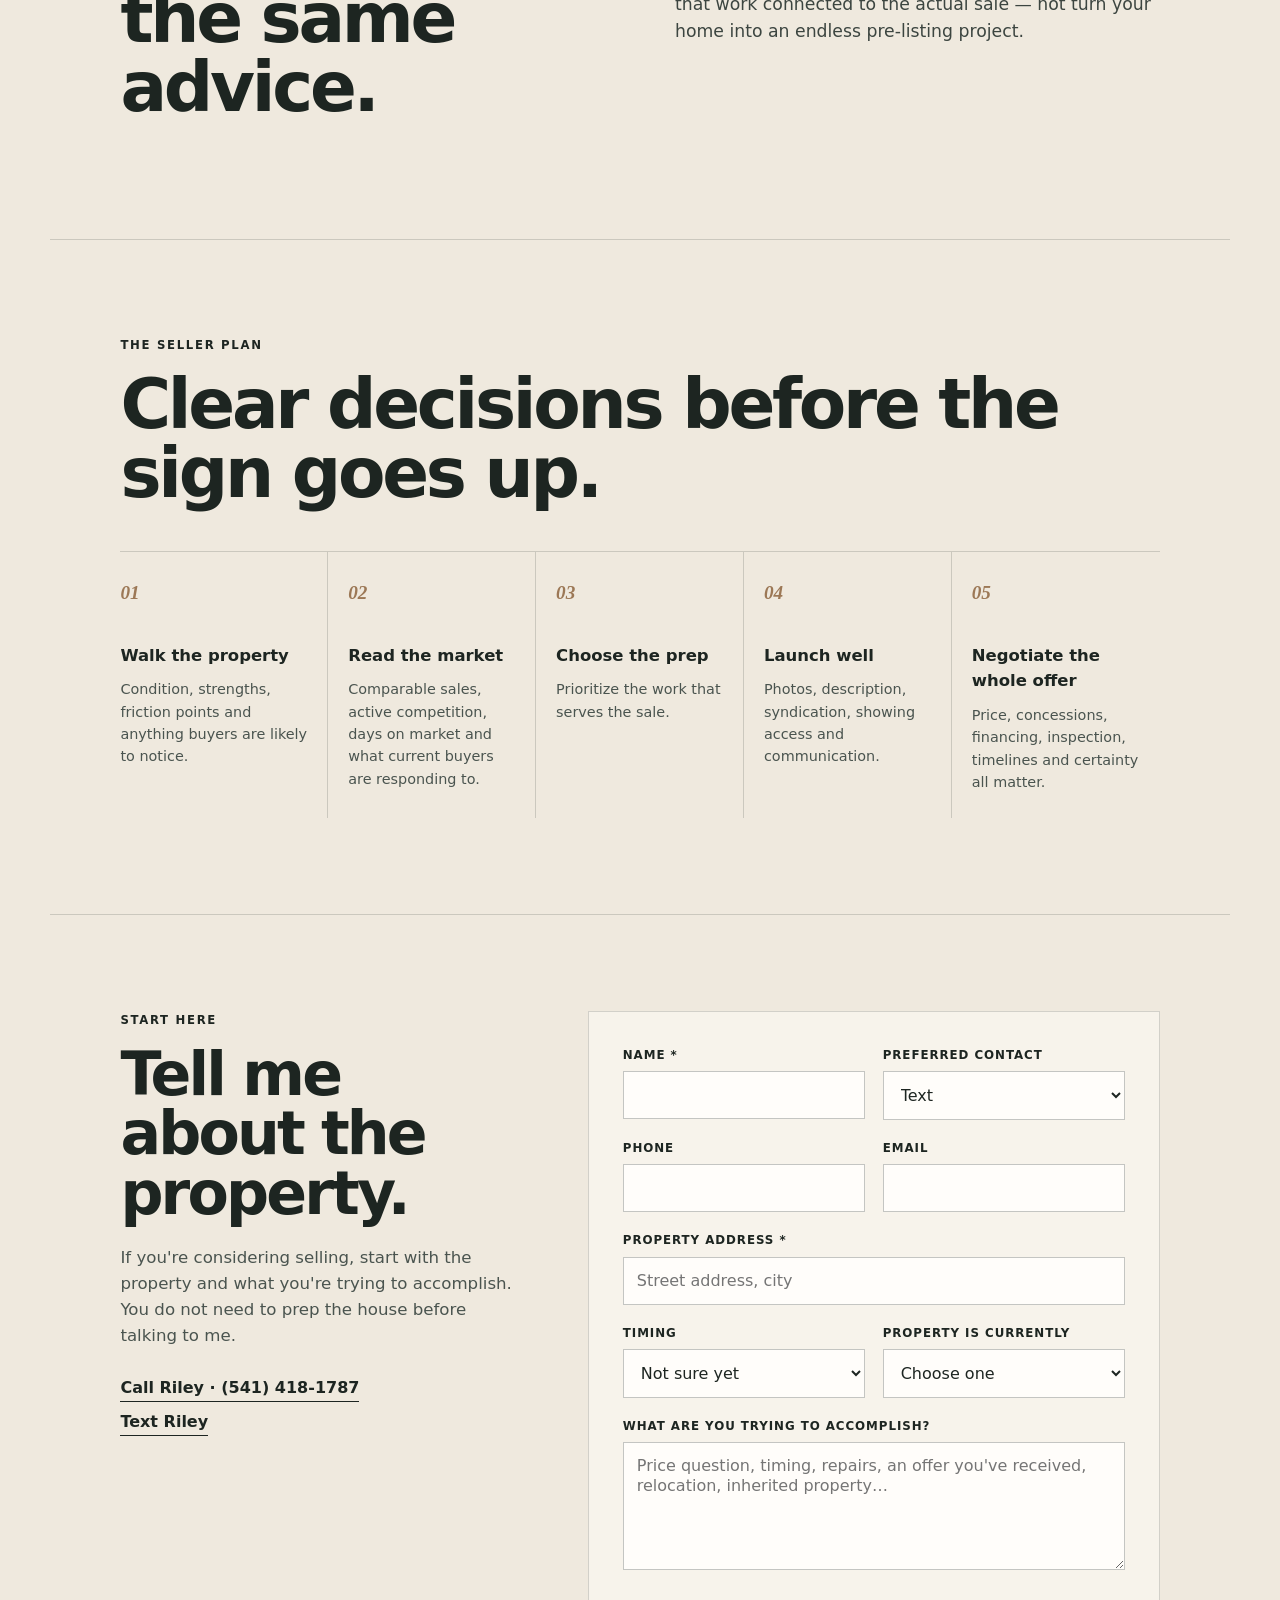
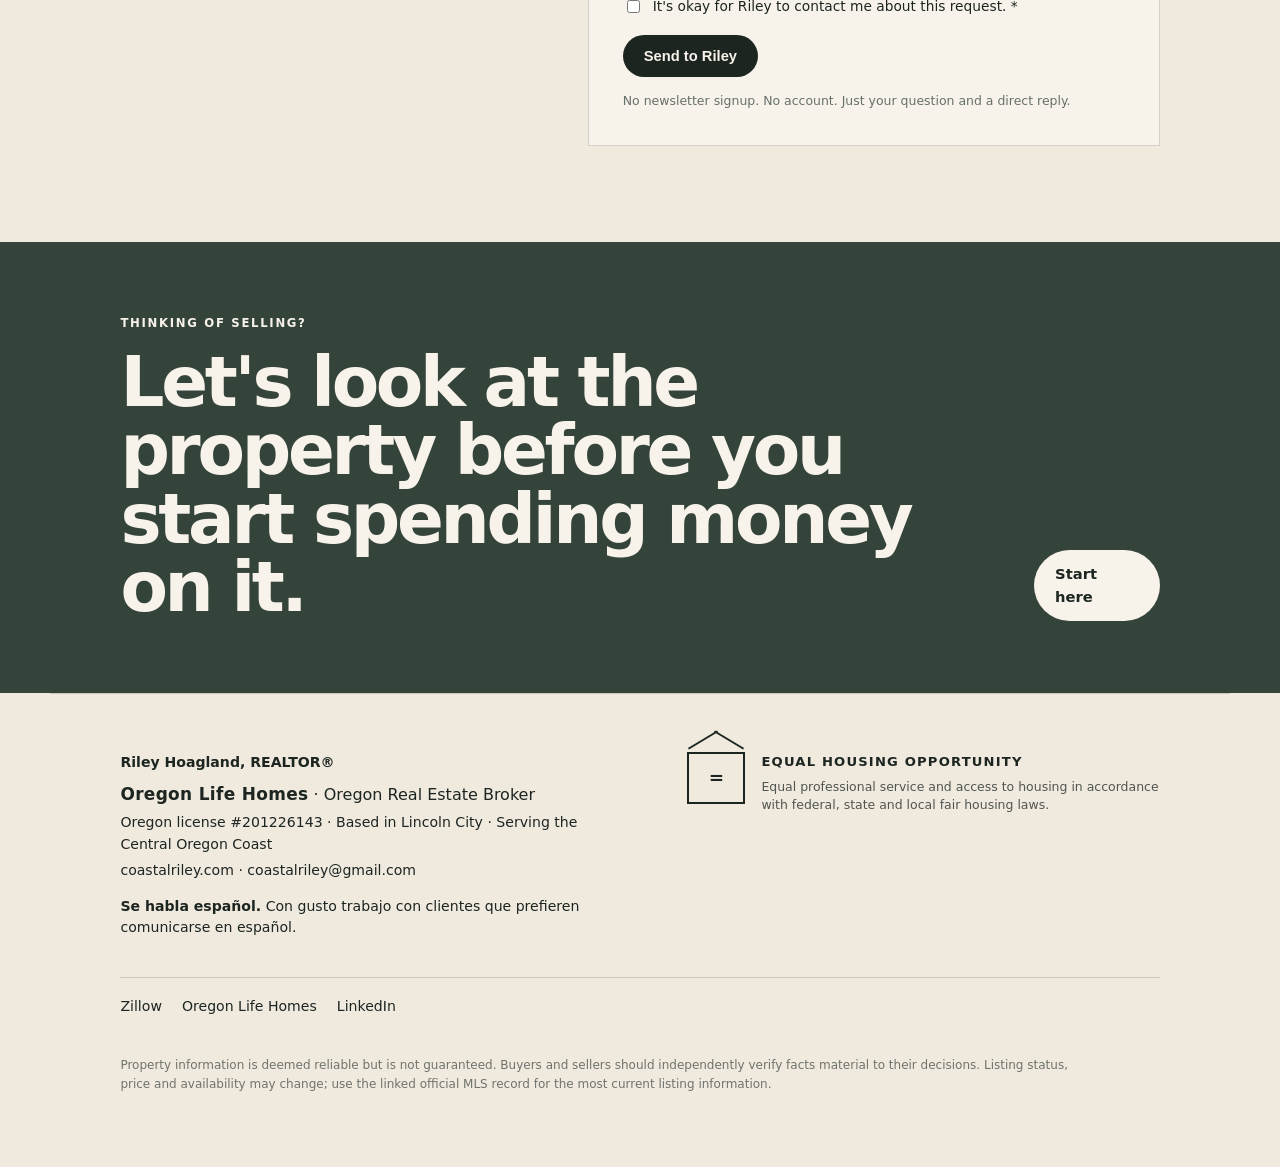
<file: sell.html>
<!doctype html>
<html lang="en">
<head>
  <meta charset="utf-8">
  <meta name="viewport" content="width=device-width, initial-scale=1">
  <title>Sell Your Oregon Coast Home | Riley Hoagland</title>
  <meta name="description" content="Sell your Lincoln City or Central Oregon Coast property with Riley Hoagland, an Oregon real estate broker with construction and local-market perspective.">
  <link rel="canonical" href="https://coastalriley.com/sell.html">
  <meta name="theme-color" content="#1d2521">
  <link rel="stylesheet" href="styles.css">
  
</head>
<body><div class="affiliation-bar" aria-label="Real estate license and brokerage">
  <div class="affiliation-inner">
    <span><strong>Riley Hoagland</strong> · Oregon Broker</span>
    <span class="affiliation-broker">Oregon Life Homes</span>
    <span>License #201226143</span>
    <span class="affiliation-spanish">Se habla español</span>
  </div>
</div>
<header class="site-header">
  <a class="brand" href="index.html" aria-label="Riley Hoagland home">
    <span class="brand-first">RILEY</span><span class="brand-last">HOAGLAND</span>
  </a>
  <button class="menu-toggle" aria-label="Toggle navigation" aria-expanded="false">MENU</button>
  <nav class="nav" aria-label="Main navigation">
    <a href="about.html">About</a>
    <a href="buy.html">Buy</a>
    <a href="sell.html">Sell</a>
    <a href="listings.html">Listings</a>
    <a href="lincoln-city.html">Lincoln City</a>
    <a class="nav-cta" href="contact.html">Talk to Riley</a>
  </nav>
</header>
<main>
<section class="page-hero">
  <p class="eyebrow">SELL WITH RILEY</p>
  <h1>Price it with context. Present it with intention.</h1>
  <p class="lede">A coastal property deserves a strategy built around what it actually is — not a checklist copied from somewhere else.</p>
</section>

<section class="section services">
  <article class="service service-dark"><span class="service-number">01</span><p class="eyebrow">POSITION</p><h3>Know what the buyer is comparing.</h3><p>Price is only one part of the decision. Condition, location, rental potential, HOA structure, view, access and perceived future work all shape buyer behavior.</p></article>
  <article class="service"><span class="service-number">02</span><p class="eyebrow">PREPARE</p><h3>Spend where it matters.</h3><p>I want sellers to understand what the market may reward, what it may ignore, and what could create unnecessary questions during inspection.</p></article>
  <article class="service"><span class="service-number">03</span><p class="eyebrow">PRESENT</p><h3>Tell the property's real story.</h3><p>Photography, description, showing access and listing details should make the property easy to understand without pretending away its realities.</p></article>
</section>

<section class="section split">
  <div><p class="eyebrow">BEFORE WE LIST</p><h2>Not every house needs the same advice.</h2></div>
  <div class="body-copy">
    <p>Some properties need paint. Some need documentation. Some need a contractor. Some simply need better photography and a price that matches the current market.</p>
    <p>My construction background helps me talk through prep practically, and my job as your broker is to keep that work connected to the actual sale — not turn your home into an endless pre-listing project.</p>
  </div>
</section>

<section class="section process">
  <p class="eyebrow">THE SELLER PLAN</p>
  <h2>Clear decisions before the sign goes up.</h2>
  <div class="process-row">
    <div><b>01</b><strong>Walk the property</strong><p>Condition, strengths, friction points and anything buyers are likely to notice.</p></div>
    <div><b>02</b><strong>Read the market</strong><p>Comparable sales, active competition, days on market and what current buyers are responding to.</p></div>
    <div><b>03</b><strong>Choose the prep</strong><p>Prioritize the work that serves the sale.</p></div>
    <div><b>04</b><strong>Launch well</strong><p>Photos, description, syndication, showing access and communication.</p></div>
    <div><b>05</b><strong>Negotiate the whole offer</strong><p>Price, concessions, financing, inspection, timelines and certainty all matter.</p></div>
  </div>
</section>


<section class="section capture-section" id="seller-inquiry">
  <div class="capture-intro">
    <p class="eyebrow">START HERE</p>
    <h2>Tell me about the property.</h2>
    <p>If you're considering selling, start with the property and what you're trying to accomplish. You do not need to prep the house before talking to me.</p>
    <div class="capture-direct">
      <a href="tel:+15414181787">Call Riley · (541) 418-1787</a>
      <a href="sms:+15414181787">Text Riley</a>
    </div>
  </div>
  <form class="capture-form" method="POST" action="/api/lead">
    <input type="hidden" name="lead_type" value="seller">
    <input type="hidden" name="source_page" value="">
    
    <div class="hp-field" aria-hidden="true">
      <label>Website <input type="text" name="website" tabindex="-1" autocomplete="off"></label>
    </div>

    <div class="field-grid two">
      <label>
        <span>Name *</span>
        <input type="text" name="full_name" autocomplete="name" required>
      </label>
      <label>
        <span>Preferred contact</span>
        <select name="preferred_contact">
          <option value="text">Text</option>
          <option value="call">Call</option>
          <option value="email">Email</option>
          <option value="any">Whatever works</option>
        </select>
      </label>
    </div>

    <div class="field-grid two">
      <label>
        <span>Phone</span>
        <input type="tel" name="phone" autocomplete="tel">
      </label>
      <label>
        <span>Email</span>
        <input type="email" name="email" autocomplete="email">
      </label>
    </div>

    
<label>
  <span>Property address *</span>
  <input type="text" name="property_address" autocomplete="street-address" required placeholder="Street address, city">
</label>
<div class="field-grid two">
  <label>
    <span>Timing</span>
    <select name="timing">
      <option value="">Not sure yet</option>
      <option>As soon as practical</option>
      <option>Within 3 months</option>
      <option>3–6 months</option>
      <option>6–12 months</option>
      <option>Just exploring value/options</option>
    </select>
  </label>
  <label>
    <span>Property is currently</span>
    <select name="property_state">
      <option value="">Choose one</option>
      <option>Owner occupied</option>
      <option>Tenant occupied</option>
      <option>Vacation / second home</option>
      <option>Vacant</option>
    </select>
  </label>
</div>
<label>
  <span>What are you trying to accomplish?</span>
  <textarea name="message" rows="5" placeholder="Price question, timing, repairs, an offer you've received, relocation, inherited property…"></textarea>
</label>


    <label class="consent-line">
      <input type="checkbox" name="contact_consent" value="yes" required>
      <span>It's okay for Riley to contact me about this request. *</span>
    </label>

    <button class="button primary submit-button" type="submit">Send to Riley</button>
    <p class="form-note">No newsletter signup. No account. Just your question and a direct reply.</p>
  </form>
</section>

<section class="contact-band"><div><p class="eyebrow">THINKING OF SELLING?</p><h2>Let's look at the property before you start spending money on it.</h2></div><a class="button light" href="#seller-inquiry">Start here</a></section>
</main>
<footer class="footer">
  <div class="footer-id">
    <strong>Riley Hoagland, REALTOR®</strong>
    <p class="footer-brokerage"><strong>Oregon Life Homes</strong> · Oregon Real Estate Broker</p>
    <p>Oregon license #201226143 · Based in Lincoln City · Serving the Central Oregon Coast</p>
    <p><a href="https://coastalriley.com">coastalriley.com</a> · <a href="mailto:coastalriley@gmail.com">coastalriley@gmail.com</a></p>
    <p class="footer-spanish"><strong>Se habla español.</strong> Con gusto trabajo con clientes que prefieren comunicarse en español.</p>
  </div>

  <div class="footer-equal-housing" aria-label="Equal Housing Opportunity">
    <div class="eho-mark" aria-hidden="true"><span>=</span></div>
    <div>
      <strong>Equal Housing Opportunity</strong>
      <p>Equal professional service and access to housing in accordance with federal, state and local fair housing laws.</p>
    </div>
  </div>

  <div class="footer-links">
    <a href="https://www.zillow.com/profile/RileyHoagland" rel="me">Zillow</a>
    <a href="https://www.theoregonlife.com/about/riley-hoagland/" rel="me">Oregon Life Homes</a>
    <a href="https://www.linkedin.com/in/rileyhoagland/" rel="me">LinkedIn</a>
  </div>

  <p class="fineprint">Property information is deemed reliable but is not guaranteed. Buyers and sellers should independently verify facts material to their decisions. Listing status, price and availability may change; use the linked official MLS record for the most current listing information.</p>
</footer><script src="site.js"></script></body></html>
</file>
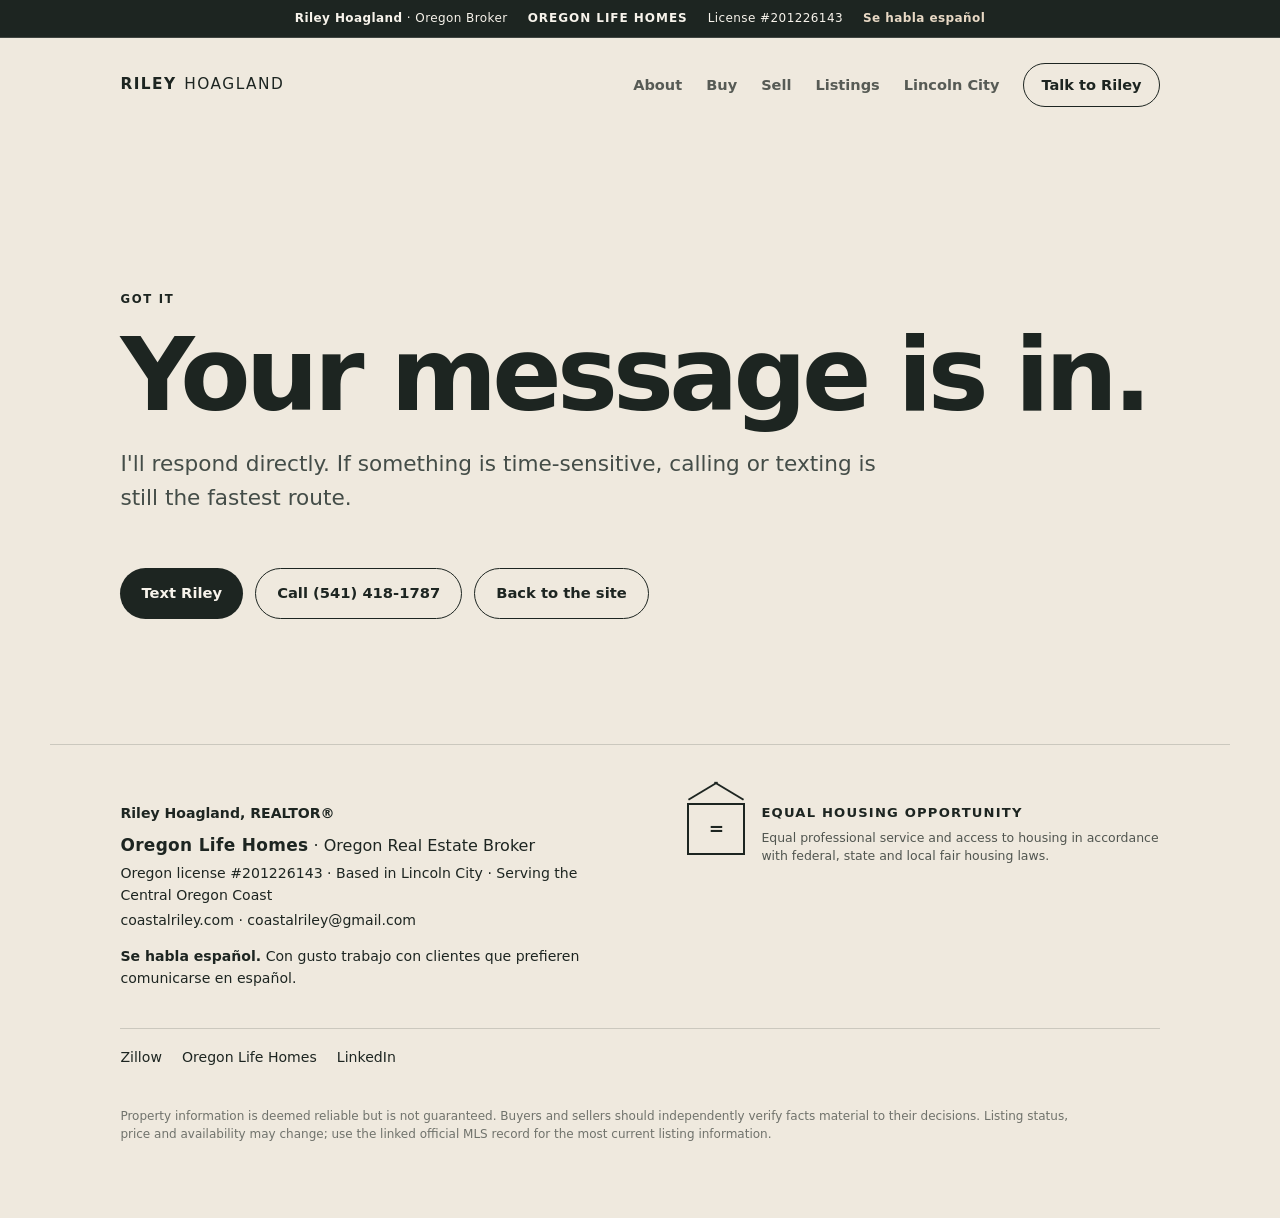
<file: thanks.html>
<!doctype html>
<html lang="en">
<head>
  <meta charset="utf-8">
  <meta name="viewport" content="width=device-width, initial-scale=1">
  <title>Message Sent | Riley Hoagland</title>
  <meta name="robots" content="noindex">
  <link rel="stylesheet" href="styles.css">
</head>
<body>
<div class="affiliation-bar" aria-label="Real estate license and brokerage">
  <div class="affiliation-inner">
    <span><strong>Riley Hoagland</strong> · Oregon Broker</span>
    <span class="affiliation-broker">Oregon Life Homes</span>
    <span>License #201226143</span>
    <span class="affiliation-spanish">Se habla español</span>
  </div>
</div>
<header class="site-header">
  <a class="brand" href="index.html" aria-label="Riley Hoagland home">
    <span class="brand-first">RILEY</span><span class="brand-last">HOAGLAND</span>
  </a>
  <button class="menu-toggle" aria-label="Toggle navigation" aria-expanded="false">MENU</button>
  <nav class="nav" aria-label="Main navigation">
    <a href="about.html">About</a>
    <a href="buy.html">Buy</a>
    <a href="sell.html">Sell</a>
    <a href="listings.html">Listings</a>
    <a href="lincoln-city.html">Lincoln City</a>
    <a class="nav-cta" href="contact.html">Talk to Riley</a>
  </nav>
</header>
<main>
<section class="page-hero thanks-hero">
  <p class="eyebrow">GOT IT</p>
  <h1>Your message is in.</h1>
  <p class="lede">I'll respond directly. If something is time-sensitive, calling or texting is still the fastest route.</p>
  <div class="actions">
    <a class="button primary" href="sms:+15414181787">Text Riley</a>
    <a class="button ghost" href="tel:+15414181787">Call (541) 418-1787</a>
    <a class="button ghost" href="index.html">Back to the site</a>
  </div>
</section>
</main>
<footer class="footer">
  <div class="footer-id">
    <strong>Riley Hoagland, REALTOR®</strong>
    <p class="footer-brokerage"><strong>Oregon Life Homes</strong> · Oregon Real Estate Broker</p>
    <p>Oregon license #201226143 · Based in Lincoln City · Serving the Central Oregon Coast</p>
    <p><a href="https://coastalriley.com">coastalriley.com</a> · <a href="mailto:coastalriley@gmail.com">coastalriley@gmail.com</a></p>
    <p class="footer-spanish"><strong>Se habla español.</strong> Con gusto trabajo con clientes que prefieren comunicarse en español.</p>
  </div>

  <div class="footer-equal-housing" aria-label="Equal Housing Opportunity">
    <div class="eho-mark" aria-hidden="true"><span>=</span></div>
    <div>
      <strong>Equal Housing Opportunity</strong>
      <p>Equal professional service and access to housing in accordance with federal, state and local fair housing laws.</p>
    </div>
  </div>

  <div class="footer-links">
    <a href="https://www.zillow.com/profile/RileyHoagland" rel="me">Zillow</a>
    <a href="https://www.theoregonlife.com/about/riley-hoagland/" rel="me">Oregon Life Homes</a>
    <a href="https://www.linkedin.com/in/rileyhoagland/" rel="me">LinkedIn</a>
  </div>

  <p class="fineprint">Property information is deemed reliable but is not guaranteed. Buyers and sellers should independently verify facts material to their decisions. Listing status, price and availability may change; use the linked official MLS record for the most current listing information.</p>
</footer>
<script src="site.js"></script>
</body>
</html>
</file>
<file: styles.css>
:root{
  --paper:#efe9de;
  --paper-soft:#f7f3eb;
  --ink:#1d2521;
  --ink-soft:#35413b;
  --fog:#cad1cc;
  --slate:#647376;
  --forest:#35443b;
  --moss:#667363;
  --cedar:#9c7856;
  --sand:#b9a383;
  --line:rgba(29,37,33,.17);
  --max:1180px;
  --gutter:clamp(34px,5.5vw,72px);
  --radius:2px;
}
*{box-sizing:border-box}
html{scroll-behavior:smooth}
body{
  margin:0;
  background:var(--paper);
  color:var(--ink);
  font-family:Inter,ui-sans-serif,system-ui,-apple-system,BlinkMacSystemFont,"Segoe UI",sans-serif;
  line-height:1.55;
  text-rendering:optimizeLegibility;
}
a{color:inherit;text-decoration:none}
img{display:block;width:100%;height:auto}
.site-header{
  max-width:var(--max);
  margin:auto;
  padding:25px var(--gutter);
  display:flex;
  align-items:center;
  justify-content:space-between;
  gap:28px;
  position:relative;
}
.brand{display:flex;gap:.48rem;align-items:baseline;letter-spacing:.095em;font-size:.96rem}
.brand-first{font-weight:850}.brand-last{font-weight:420}
.nav{display:flex;gap:24px;align-items:center;font-size:.91rem;font-weight:630}
.nav a{opacity:.72;transition:.2s ease}.nav a:hover{opacity:1}
.nav-cta{border:1px solid currentColor;border-radius:999px;padding:10px 17px;opacity:1!important}
.menu-toggle{display:none;background:transparent;border:0;color:inherit;font:inherit;font-size:.78rem;letter-spacing:.1em;font-weight:750}
.eyebrow{
  margin:0 0 16px;
  font-size:.73rem;
  letter-spacing:.145em;
  text-transform:uppercase;
  font-weight:800;
}
h1,h2,h3{margin:0 0 22px;line-height:.99;letter-spacing:-.047em}
h1{font-size:clamp(3.25rem,8vw,7.1rem);font-weight:760}
h1 em{display:block;font-family:Georgia,"Times New Roman",serif;font-weight:400;font-style:italic;color:var(--slate);letter-spacing:-.055em}
h2{font-size:clamp(2.25rem,5.4vw,4.8rem);font-weight:735}
h3{font-size:clamp(1.45rem,2.4vw,2rem);font-weight:720;line-height:1.08}
p{margin-top:0}
.lede{font-size:clamp(1.08rem,2vw,1.35rem);max-width:760px;color:#444d48}
.narrow{max-width:650px}
.section{max-width:var(--max);margin:auto;padding:96px var(--gutter)}
.hero{
  max-width:var(--max);
  margin:auto;
  display:grid;
  grid-template-columns:1.15fr .85fr;
  gap:56px;
  align-items:center;
  padding:42px var(--gutter) 76px;
}
.hero-copy{padding:35px 0}
.actions{display:flex;gap:12px;flex-wrap:wrap;margin-top:32px}
.button{display:inline-flex;align-items:center;justify-content:center;padding:13px 21px;border-radius:999px;font-weight:760;font-size:.92rem}
.primary{background:var(--ink);color:var(--paper-soft)}
.ghost{border:1px solid currentColor}
.light{background:var(--paper-soft);color:var(--ink)}
.portrait-frame{margin:0;position:relative;overflow:hidden;background:var(--fog)}
.portrait-frame img{width:100%;height:100%;object-fit:cover}
.hero-portrait{aspect-ratio:.77/1;max-height:720px}
.hero-portrait img{object-position:center 33%}
.portrait-frame figcaption{
  position:absolute;left:0;bottom:0;
  padding:10px 14px;
  background:rgba(29,37,33,.83);
  color:var(--paper-soft);
  font-size:.7rem;
  text-transform:uppercase;
  letter-spacing:.11em;
}
.proof-strip{
  max-width:var(--max);
  margin:auto;
  display:grid;
  grid-template-columns:repeat(4,1fr);
  border-top:1px solid var(--line);
  border-bottom:1px solid var(--line);
  padding:16px var(--gutter);
  text-align:center;
  gap:12px;
  font-size:.75rem;
  letter-spacing:.085em;
  text-transform:uppercase;
  font-weight:760;
}
.split{display:grid;grid-template-columns:1fr 1fr;gap:70px}
.body-copy{font-size:1.08rem;color:#3c4540}
.large-copy{font-size:1.12rem}
.text-link{display:inline-block;font-weight:760;margin-top:14px;border-bottom:1px solid currentColor;padding-bottom:3px}
.services{display:grid;grid-template-columns:repeat(3,1fr);gap:16px}
.service{
  min-height:390px;border:1px solid var(--line);
  padding:30px;display:flex;flex-direction:column;
  background:rgba(255,255,255,.13)
}
.service-dark{background:var(--ink);color:var(--paper-soft)}
.service-number{margin-left:auto;font-family:Georgia,serif;font-style:italic;font-size:1.4rem;opacity:.55}
.service h3{margin-top:8px}
.service p:not(.eyebrow){opacity:.82}
.service a{margin-top:auto;font-weight:750}
.local-band{
  display:grid;grid-template-columns:.7fr 1.3fr;gap:60px;align-items:center;
  border-top:1px solid var(--line);border-bottom:1px solid var(--line)
}
.local-mark{
  min-height:390px;
  background:var(--forest);
  position:relative;
  overflow:hidden;
}
.rings{
  position:absolute;width:330px;height:330px;border:1px solid rgba(239,233,222,.75);
  border-radius:50%;left:50%;top:50%;transform:translate(-50%,-50%);
}
.rings:before,.rings:after{content:"";position:absolute;border:1px solid rgba(239,233,222,.42);border-radius:50%}
.rings:before{width:230px;height:230px;left:49px;top:49px}
.rings:after{width:410px;height:410px;left:-41px;top:-41px}
.section-heading{display:flex;justify-content:space-between;gap:40px;align-items:end;margin-bottom:42px}
.section-note{max-width:360px;color:#4a544f}
.listing-placeholder{display:grid;grid-template-columns:.85fr 1.15fr;border:1px solid var(--line);min-height:420px}
.listing-shape{
  background:
    linear-gradient(150deg,transparent 0 27%,rgba(255,255,255,.12) 27% 28%,transparent 28% 50%),
    linear-gradient(25deg,var(--forest),#55635c);
}
.listing-placeholder>div:last-child{padding:48px;display:flex;flex-direction:column;justify-content:center;align-items:flex-start}
.more-than{border-top:1px solid var(--line);border-bottom:1px solid var(--line)}
.mini-grid{display:grid;grid-template-columns:repeat(3,1fr);gap:42px;margin:34px 0 45px}
.mini-grid article{position:relative;padding-top:20px}
.mini-grid article:before{content:"";position:absolute;top:0;left:0;width:42px;border-top:2px solid var(--ink)}
.mini-grid strong{font-size:1.55rem;display:block;margin:9px 0}
.mini-icon{font-family:Georgia,serif;font-style:italic;color:var(--cedar);font-size:1.3rem}
.contact-band{
  background:var(--forest);color:var(--paper-soft);
  padding:72px max(var(--gutter),calc((100vw - var(--max))/2 + var(--gutter)));
  display:flex;align-items:end;justify-content:space-between;gap:46px
}
.contact-band h2{max-width:880px;margin-bottom:0}
.footer{
  max-width:var(--max);margin:auto;padding:58px var(--gutter) 70px;
  display:grid;grid-template-columns:1fr auto;gap:30px 60px;
  border-top:1px solid var(--line);font-size:.88rem
}
.footer p{margin:4px 0}.footer-links{display:flex;gap:20px;flex-wrap:wrap}.fineprint{grid-column:1/-1;font-size:.75rem;opacity:.6}
.page-hero{max-width:var(--max);margin:auto;padding:88px var(--gutter) 56px}
.page-hero h1{max-width:1120px}
.about-intro-grid{
  display:grid;
  grid-template-columns:1fr 1fr;
  gap:70px;
  border-top:1px solid var(--line);
}
.about-statement{
  min-height:430px;
  background:var(--ink);
  color:var(--paper-soft);
  padding:42px;
  display:flex;
  flex-direction:column;
  justify-content:flex-end;
}
.about-statement h2{max-width:650px}
.about-pullquote{
  margin-top:42px;
  padding-top:24px;
  border-top:1px solid var(--line);
  font-family:Georgia,"Times New Roman",serif;
  font-style:italic;
  font-size:clamp(1.55rem,3vw,2.35rem);
  line-height:1.12;
  color:var(--slate);
}
.feature{display:grid;grid-template-columns:.85fr 1.15fr;gap:66px;align-items:center}
.story-block{border-top:1px solid var(--line)}
.candid-section{display:grid;grid-template-columns:1.15fr .85fr;gap:64px;align-items:center;background:var(--paper-soft)}
.candid{aspect-ratio:.82/1;max-height:600px}.candid img{object-position:center 30%}
.quote-block p{font-family:Georgia,"Times New Roman",serif;font-style:italic;font-size:clamp(2.4rem,5vw,4.7rem);letter-spacing:-.04em;line-height:1.04;max-width:1000px}
.issue-grid{display:grid;grid-template-columns:repeat(3,1fr);gap:1px;background:var(--line);padding:1px}
.issue-grid article{background:var(--paper);padding:30px;min-height:260px}
.issue-grid span{font-family:Georgia,serif;font-style:italic;color:var(--cedar);font-size:1.25rem}
.process{border-top:1px solid var(--line)}
.process-row{display:grid;grid-template-columns:repeat(5,1fr);gap:0;margin-top:44px;border-top:1px solid var(--line)}
.process-row>div{padding:26px 20px 10px 0;border-right:1px solid var(--line);min-height:230px}
.process-row>div:not(:first-child){padding-left:20px}
.process-row>div:last-child{border-right:0}
.process-row b{display:block;font-family:Georgia,serif;font-style:italic;color:var(--cedar);font-size:1.2rem;margin-bottom:35px}
.process-row strong{display:block;font-size:1.03rem;margin-bottom:10px}
.process-row p{font-size:.9rem;color:#4a544f}
.listing-links{display:grid;grid-template-columns:1fr 1fr;gap:18px}
.listing-source{border:1px solid var(--line);padding:42px;min-height:390px;display:flex;flex-direction:column}
.listing-source h2{font-size:clamp(2rem,4vw,3.5rem)}
.listing-source span{margin-top:auto;font-weight:760}
.dark-source{background:var(--ink);color:var(--paper-soft)}
.contact-grid{display:grid;grid-template-columns:1.15fr .85fr;gap:30px;align-items:stretch}
.contact-card{background:var(--ink);color:var(--paper-soft);padding:48px}
.contact-card h2{font-size:clamp(2.4rem,5vw,4.6rem)}
.direct-details{border-top:1px solid rgba(255,255,255,.22);margin-top:36px}
.direct-details a{display:block;padding:19px 0;border-bottom:1px solid rgba(255,255,255,.22)}
.direct-details small{display:block;font-size:.67rem;letter-spacing:.14em;opacity:.65;margin-bottom:3px}
.direct-details strong{font-size:1.08rem}
.contact-photo{min-height:520px}.contact-photo img{object-position:center 30%}
@media (max-width:880px){
  .menu-toggle{display:block}
  .nav{
    display:none;position:absolute;top:76px;left:18px;right:18px;z-index:30;
    background:var(--paper-soft);border:1px solid var(--line);padding:22px;
    flex-direction:column;align-items:flex-start
  }
  .nav.open{display:flex}
  .hero,.split,.feature,.candid-section,.local-band,.contact-grid,.listing-placeholder,.about-intro-grid{grid-template-columns:1fr}
  .hero{padding-top:16px}
  .hero-portrait{max-height:620px}
  .proof-strip{grid-template-columns:1fr 1fr}
  .services,.mini-grid,.issue-grid,.listing-links{grid-template-columns:1fr}
  .process-row{grid-template-columns:1fr;border-top:0}
  .process-row>div,.process-row>div:not(:first-child){border-right:0;border-top:1px solid var(--line);padding:24px 0;min-height:auto}
  .process-row b{margin-bottom:10px}
  .section{padding-top:72px;padding-bottom:72px}
  .section-heading{align-items:flex-start;flex-direction:column}
  .local-mark{min-height:300px}
  .contact-band{align-items:flex-start;flex-direction:column}
  .footer{grid-template-columns:1fr}
  .fineprint{grid-column:auto}
}
@media (max-width:520px){
  .site-header{padding:20px}
  .section,.hero,.page-hero{padding-left:20px;padding-right:20px}
  h1{font-size:clamp(3rem,16vw,5rem)}
  .proof-strip{grid-template-columns:1fr;text-align:left;padding-left:20px}
  .service,.contact-card,.listing-source,.listing-placeholder>div:last-child{padding:26px}
}


/* v0.4 — property/listing pages */
.property-card-grid{
  display:grid;
  grid-template-columns:repeat(2,1fr);
  gap:22px;
}
.property-card{
  border:1px solid var(--line);
  background:rgba(255,255,255,.12);
}
.property-card-art{
  min-height:350px;
  background:var(--forest);
  position:relative;
  display:block;
  overflow:hidden;
}
.card-index{
  position:absolute;
  top:22px;right:24px;
  color:rgba(247,243,235,.72);
  font-family:Georgia,serif;
  font-style:italic;
  font-size:1.25rem;
}
.property-lines{
  position:absolute;
  inset:0;
  background:
    linear-gradient(135deg,transparent 49.6%,rgba(239,233,222,.35) 49.8% 50.2%,transparent 50.4%),
    linear-gradient(35deg,transparent 33%,rgba(239,233,222,.18) 33.2% 33.5%,transparent 33.7%),
    radial-gradient(circle at 72% 33%,transparent 0 79px,rgba(239,233,222,.22) 80px 81px,transparent 82px);
}
.property-card-copy{padding:30px}
.property-card-copy h2{font-size:clamp(1.9rem,3.5vw,3rem);margin-bottom:7px}
.property-card-city{color:#56615b;margin-bottom:22px}
.listing-stats{
  display:flex;gap:15px;flex-wrap:wrap;
  padding:16px 0;
  border-top:1px solid var(--line);
  border-bottom:1px solid var(--line);
  font-size:.86rem
}
.listing-stats strong{font-size:1.06rem;margin-right:auto}
.property-card-actions{display:flex;gap:22px;flex-wrap:wrap;margin-top:18px}
.subtle-link{opacity:.68}
.listing-hero{
  max-width:var(--max);
  margin:auto;
  display:grid;
  grid-template-columns:1.05fr .95fr;
  min-height:660px;
  padding:46px var(--gutter) 80px;
  gap:50px;
  align-items:stretch;
}
.listing-hero-copy{
  display:flex;flex-direction:column;justify-content:center;
}
.listing-hero h1{font-size:clamp(3rem,7vw,6.3rem)}
.listing-city{font-size:1.16rem;color:#56615b;margin-top:-4px;margin-bottom:30px}
.listing-stats-large{max-width:620px}
.listing-stats-large strong{font-size:1.35rem}
.property-art{
  min-height:570px;
  background:var(--forest);
  position:relative;
  overflow:hidden;
  display:flex;
  align-items:flex-end;
  padding:22px;
  color:rgba(247,243,235,.72);
  letter-spacing:.11em;
  font-size:.7rem;
  font-weight:750;
}
.listing-intro{border-top:1px solid var(--line)}
.property-facts{border-top:1px solid var(--line);border-bottom:1px solid var(--line)}
.fact-grid{
  display:grid;
  grid-template-columns:repeat(3,1fr);
  gap:1px;
  background:var(--line);
  border:1px solid var(--line);
}
.fact-grid>div{
  background:var(--paper);
  padding:25px;
  min-height:115px;
}
.fact-grid small{
  display:block;
  text-transform:uppercase;
  letter-spacing:.1em;
  font-size:.66rem;
  opacity:.58;
  margin-bottom:7px;
}
.fact-grid strong{font-size:1.08rem}
.direct-agent{
  display:grid;
  grid-template-columns:1.15fr .85fr;
  gap:50px;
  align-items:center;
}
.direct-agent-actions{
  display:flex;
  flex-direction:column;
  gap:12px;
}
.listing-disclaimer{
  max-width:var(--max);
  margin:auto;
  padding:0 var(--gutter) 80px;
  font-size:.78rem;
  color:#69716d;
}
@media(max-width:880px){
  .property-card-grid,.listing-hero,.direct-agent{grid-template-columns:1fr}
  .property-card-art{min-height:280px}
  .property-art{min-height:380px}
  .fact-grid{grid-template-columns:1fr 1fr}
}
@media(max-width:520px){
  .fact-grid{grid-template-columns:1fr}
  .listing-hero{padding-left:20px;padding-right:20px}
  .property-card-copy{padding:24px}
}


/* v0.5 launch polish: actual listing photos + more breathing room */
.property-card-photo{
  min-height:350px;
  height:350px;
  position:relative;
  display:block;
  overflow:hidden;
  background:var(--fog);
}
.property-card-photo img{
  width:100%;
  height:100%;
  object-fit:cover;
  transition:transform .45s ease;
}
.property-card:hover .property-card-photo img{
  transform:scale(1.018);
}
.property-card-photo .card-index{
  background:rgba(29,37,33,.78);
  color:var(--paper-soft);
  padding:7px 10px;
  line-height:1;
}
.property-photo-hero{
  margin:0;
  min-height:570px;
  overflow:hidden;
  background:var(--fog);
}
.property-photo-hero img{
  width:100%;
  height:100%;
  min-height:570px;
  object-fit:cover;
}
@media(max-width:880px){
  :root{--gutter:clamp(24px,5vw,38px)}
  .property-card-photo{height:300px;min-height:300px}
  .property-photo-hero,.property-photo-hero img{min-height:380px}
}
@media(max-width:520px){
  :root{--gutter:20px}
}


/* v0.6 — Lincoln City spacing/alignment cleanup */
.local-intro{
  padding-top:58px;
  padding-bottom:52px;
  gap:48px;
  align-items:start;
  border-top:1px solid var(--line);
}
.local-intro h2{
  max-width:470px;
}
.local-intro .body-copy{
  max-width:540px;
}

/* The generic .section padding made this grid nearly touch the viewport
   and created a huge vertical gap. Give this grid its own editorial inset. */
.local-issues{
  width:calc(100% - (2 * var(--gutter)));
  max-width:1045px;
  margin:0 auto 82px;
  padding:1px;
}
.local-issues article{
  min-height:245px;
  padding:30px 28px;
}

@media(max-width:880px){
  .local-intro{
    padding-top:48px;
    padding-bottom:42px;
    gap:24px;
  }
  .local-issues{
    width:calc(100% - (2 * var(--gutter)));
    margin-bottom:58px;
  }
  .local-issues article{
    min-height:auto;
  }
}
@media(max-width:520px){
  .local-issues{
    width:calc(100% - 40px);
  }
}


/* v0.9 — site capture */
.capture-section{
  display:grid;
  grid-template-columns:.82fr 1.18fr;
  gap:70px;
  align-items:start;
  border-top:1px solid var(--line);
}
.capture-intro{position:sticky;top:28px}
.capture-intro h2{font-size:clamp(2.25rem,4.7vw,4.3rem)}
.capture-intro>p:not(.eyebrow){max-width:480px;color:#4a544f;font-size:1.04rem}
.capture-direct{display:flex;flex-direction:column;gap:8px;margin-top:28px;font-weight:760}
.capture-direct a{width:max-content;border-bottom:1px solid currentColor}
.capture-form{background:var(--paper-soft);border:1px solid var(--line);padding:34px;position:relative}
.field-grid{display:grid;gap:18px}
.field-grid.two{grid-template-columns:1fr 1fr}
.capture-form label{display:block;margin-bottom:19px}
.capture-form label>span:first-child{
  display:block;font-size:.74rem;letter-spacing:.08em;text-transform:uppercase;
  font-weight:800;margin-bottom:7px
}
.capture-form input,.capture-form select,.capture-form textarea{
  width:100%;border:1px solid rgba(29,37,33,.26);background:#fffdfa;color:var(--ink);
  border-radius:0;padding:13px;font:inherit;line-height:1.25
}
.capture-form textarea{resize:vertical;min-height:125px}
.capture-form input:focus,.capture-form select:focus,.capture-form textarea:focus{
  outline:2px solid var(--slate);outline-offset:1px
}
.consent-line{display:flex!important;gap:10px;align-items:flex-start;font-size:.86rem;line-height:1.4}
.consent-line input{width:auto!important;margin-top:3px}
.consent-line span{
  text-transform:none!important;letter-spacing:0!important;font-weight:500!important;margin:0!important
}
.submit-button{border:0;cursor:pointer}
.form-note{margin:14px 0 0;font-size:.78rem;color:#66706a}
.hp-field{
  position:absolute!important;width:1px!important;height:1px!important;overflow:hidden!important;
  clip:rect(1px,1px,1px,1px)!important;white-space:nowrap!important
}
.thanks-hero{min-height:68vh;display:flex;flex-direction:column;justify-content:center}
.listing-source-section{padding-top:72px;padding-bottom:72px;align-items:start}
.listing-source-section .body-copy{max-width:560px}
@media(max-width:880px){
  .capture-section{grid-template-columns:1fr;gap:28px}
  .capture-intro{position:static}
  .field-grid.two{grid-template-columns:1fr;gap:0}
  .capture-form{padding:25px}
}


/* v1.0 — Oregon advertising / fair housing / Spanish-language visibility */
.affiliation-bar{
  background:var(--ink);
  color:var(--paper-soft);
  border-bottom:1px solid rgba(247,243,235,.16);
}
.affiliation-inner{
  max-width:var(--max);
  margin:auto;
  padding:9px var(--gutter);
  display:flex;
  align-items:center;
  justify-content:center;
  gap:10px 20px;
  flex-wrap:wrap;
  font-size:.75rem;
  letter-spacing:.035em;
}
.affiliation-broker{
  font-weight:900;
  letter-spacing:.08em;
  text-transform:uppercase;
}
.affiliation-spanish{
  color:#e8d9c5;
  font-weight:760;
}
.proof-strip-five{grid-template-columns:repeat(5,1fr)}

.language-band{
  background:var(--ink);
  color:var(--paper-soft);
  padding:78px max(var(--gutter),calc((100vw - var(--max))/2 + var(--gutter)));
  display:grid;
  grid-template-columns:1.08fr .92fr;
  gap:70px;
  align-items:center;
  border-top:1px solid rgba(247,243,235,.14);
  border-bottom:1px solid rgba(247,243,235,.14);
}
.language-band h2{
  max-width:760px;
  margin-bottom:0;
}
.language-band>div:last-child>p{
  font-size:1.08rem;
  max-width:560px;
  color:rgba(247,243,235,.82);
}
.language-ghost{
  border:1px solid rgba(247,243,235,.7);
  color:var(--paper-soft);
}
.spanish-contact{
  display:grid;
  grid-template-columns:1fr 1fr;
  gap:70px;
  border-top:1px solid var(--line);
  border-bottom:1px solid var(--line);
}
.spanish-contact h2{max-width:650px}

.footer{
  grid-template-columns:1fr .95fr;
  gap:34px 70px;
}
.footer-id{max-width:580px}
.footer-brokerage{
  font-size:1rem;
  margin-top:7px!important;
}
.footer-brokerage strong{
  font-size:1.06rem;
  letter-spacing:.02em;
}
.footer-spanish{
  margin-top:14px!important;
  max-width:560px;
}
.footer-equal-housing{
  display:grid;
  grid-template-columns:58px 1fr;
  gap:16px;
  align-items:start;
  max-width:520px;
}
.footer-equal-housing>div:last-child>strong{
  display:block;
  font-size:.82rem;
  text-transform:uppercase;
  letter-spacing:.09em;
  margin-bottom:5px;
}
.footer-equal-housing p{
  font-size:.78rem;
  line-height:1.45;
  opacity:.75;
}
.eho-mark{
  width:58px;
  height:52px;
  border:2px solid currentColor;
  position:relative;
  display:flex;
  align-items:center;
  justify-content:center;
  font-weight:900;
  font-size:1.15rem;
}
.eho-mark:before,
.eho-mark:after{
  content:"";
  position:absolute;
  top:-15px;
  width:34px;
  border-top:2px solid currentColor;
}
.eho-mark:before{left:-3px;transform:rotate(-31deg)}
.eho-mark:after{right:-3px;transform:rotate(31deg)}
.footer-links{
  grid-column:1/-1;
  padding-top:18px;
  border-top:1px solid var(--line);
}
.fineprint{
  grid-column:1/-1;
  max-width:980px;
}

@media(max-width:880px){
  .affiliation-inner{
    justify-content:flex-start;
    padding-top:10px;
    padding-bottom:10px;
    gap:5px 12px;
  }
  .affiliation-inner span{
    flex:0 0 auto;
  }
  .proof-strip-five{grid-template-columns:1fr 1fr}
  .proof-strip-five span:last-child{grid-column:1/-1}
  .language-band,.spanish-contact{grid-template-columns:1fr;gap:28px}
  .language-band{padding-top:58px;padding-bottom:58px}
  .footer{grid-template-columns:1fr}
}
@media(max-width:520px){
  .affiliation-inner{
    font-size:.68rem;
    line-height:1.35;
  }
  .affiliation-broker{
    flex-basis:100%!important;
    font-size:.78rem;
  }
  .footer-equal-housing{
    grid-template-columns:48px 1fr;
  }
  .eho-mark{
    width:48px;
    height:43px;
  }
}
</file>
